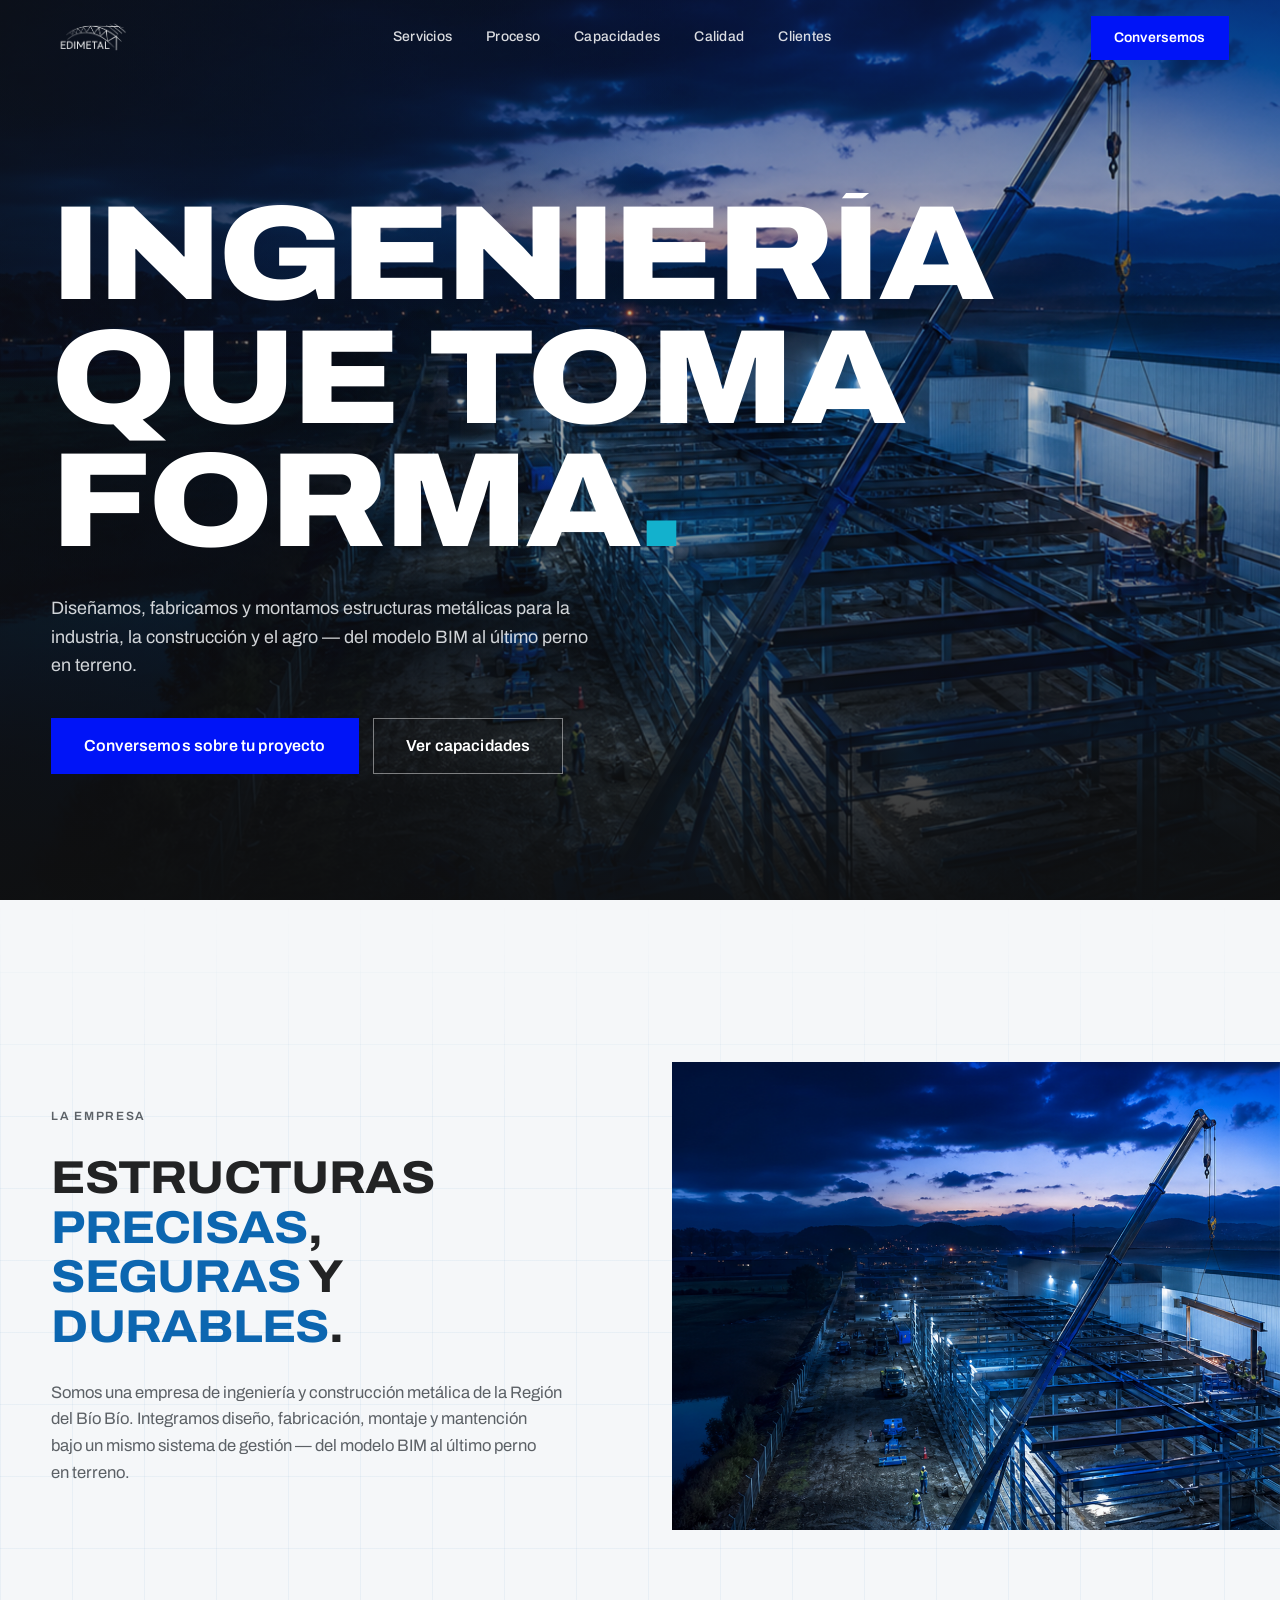
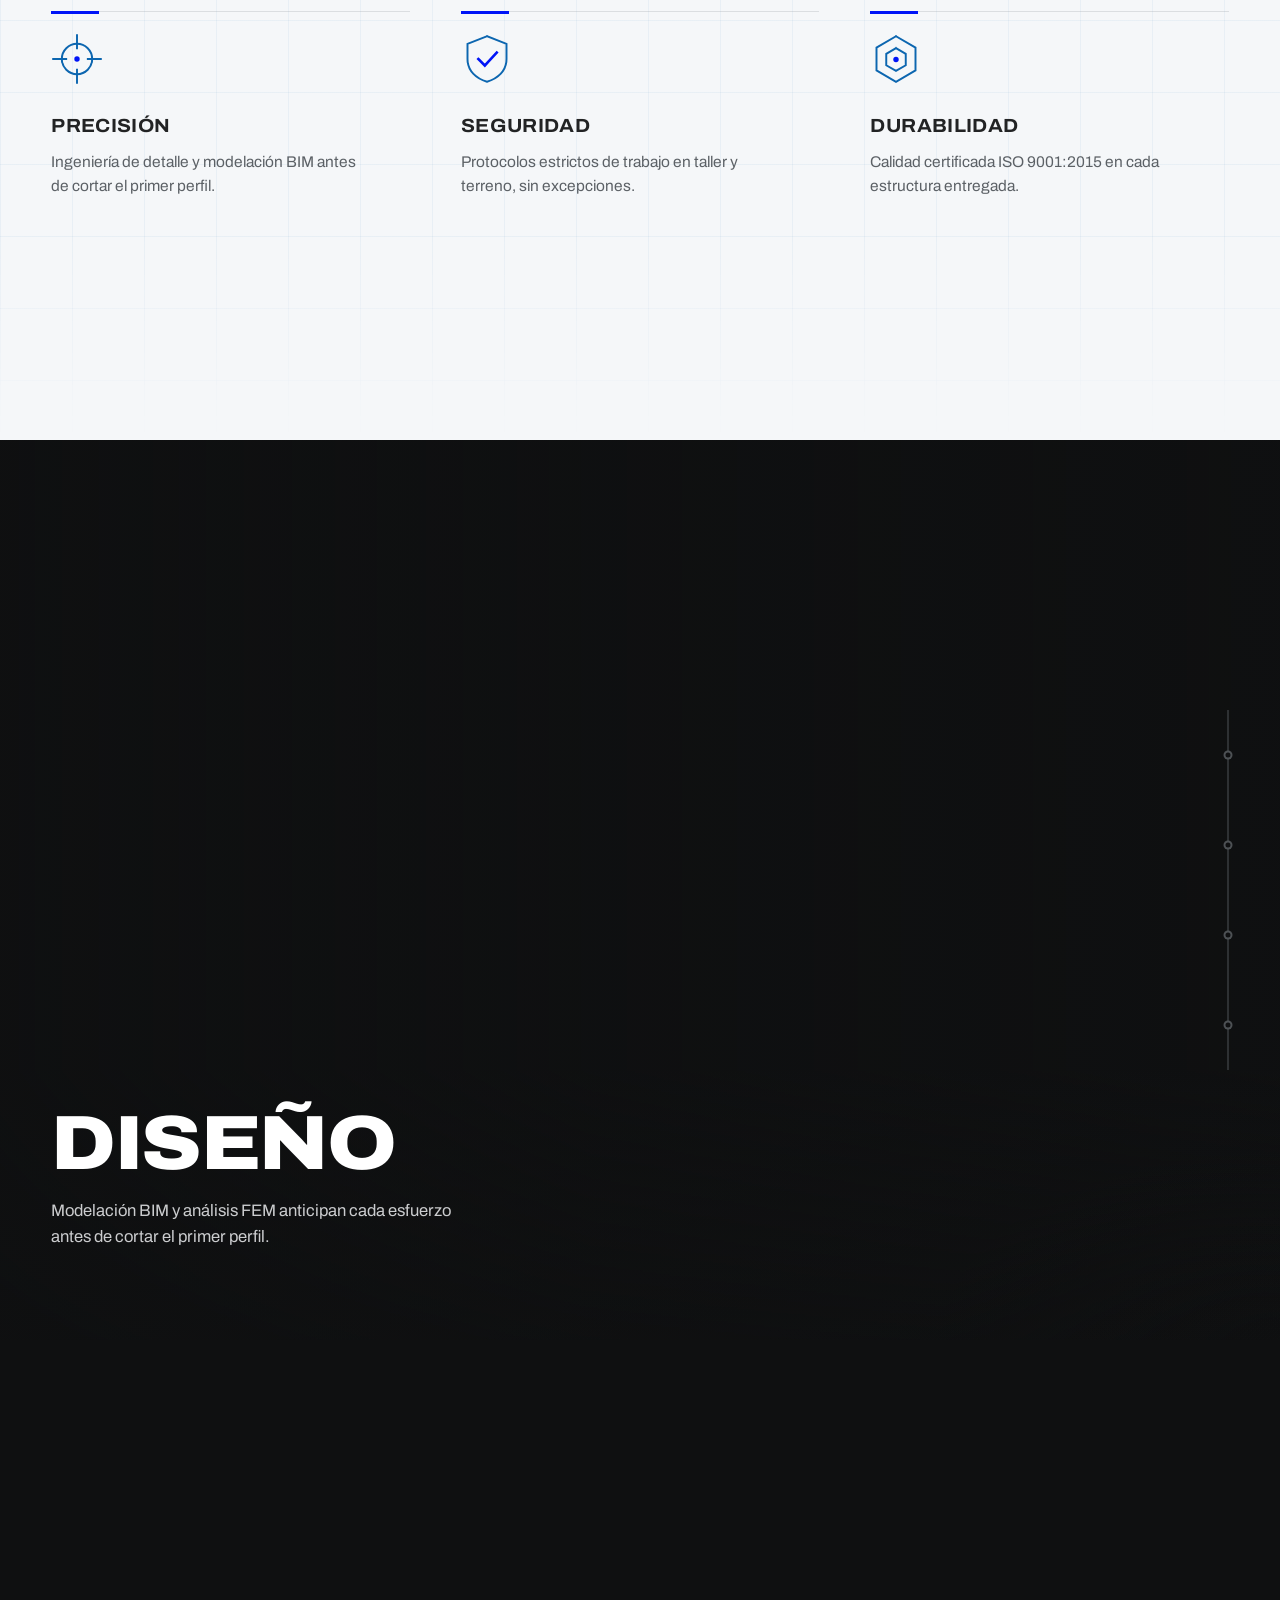
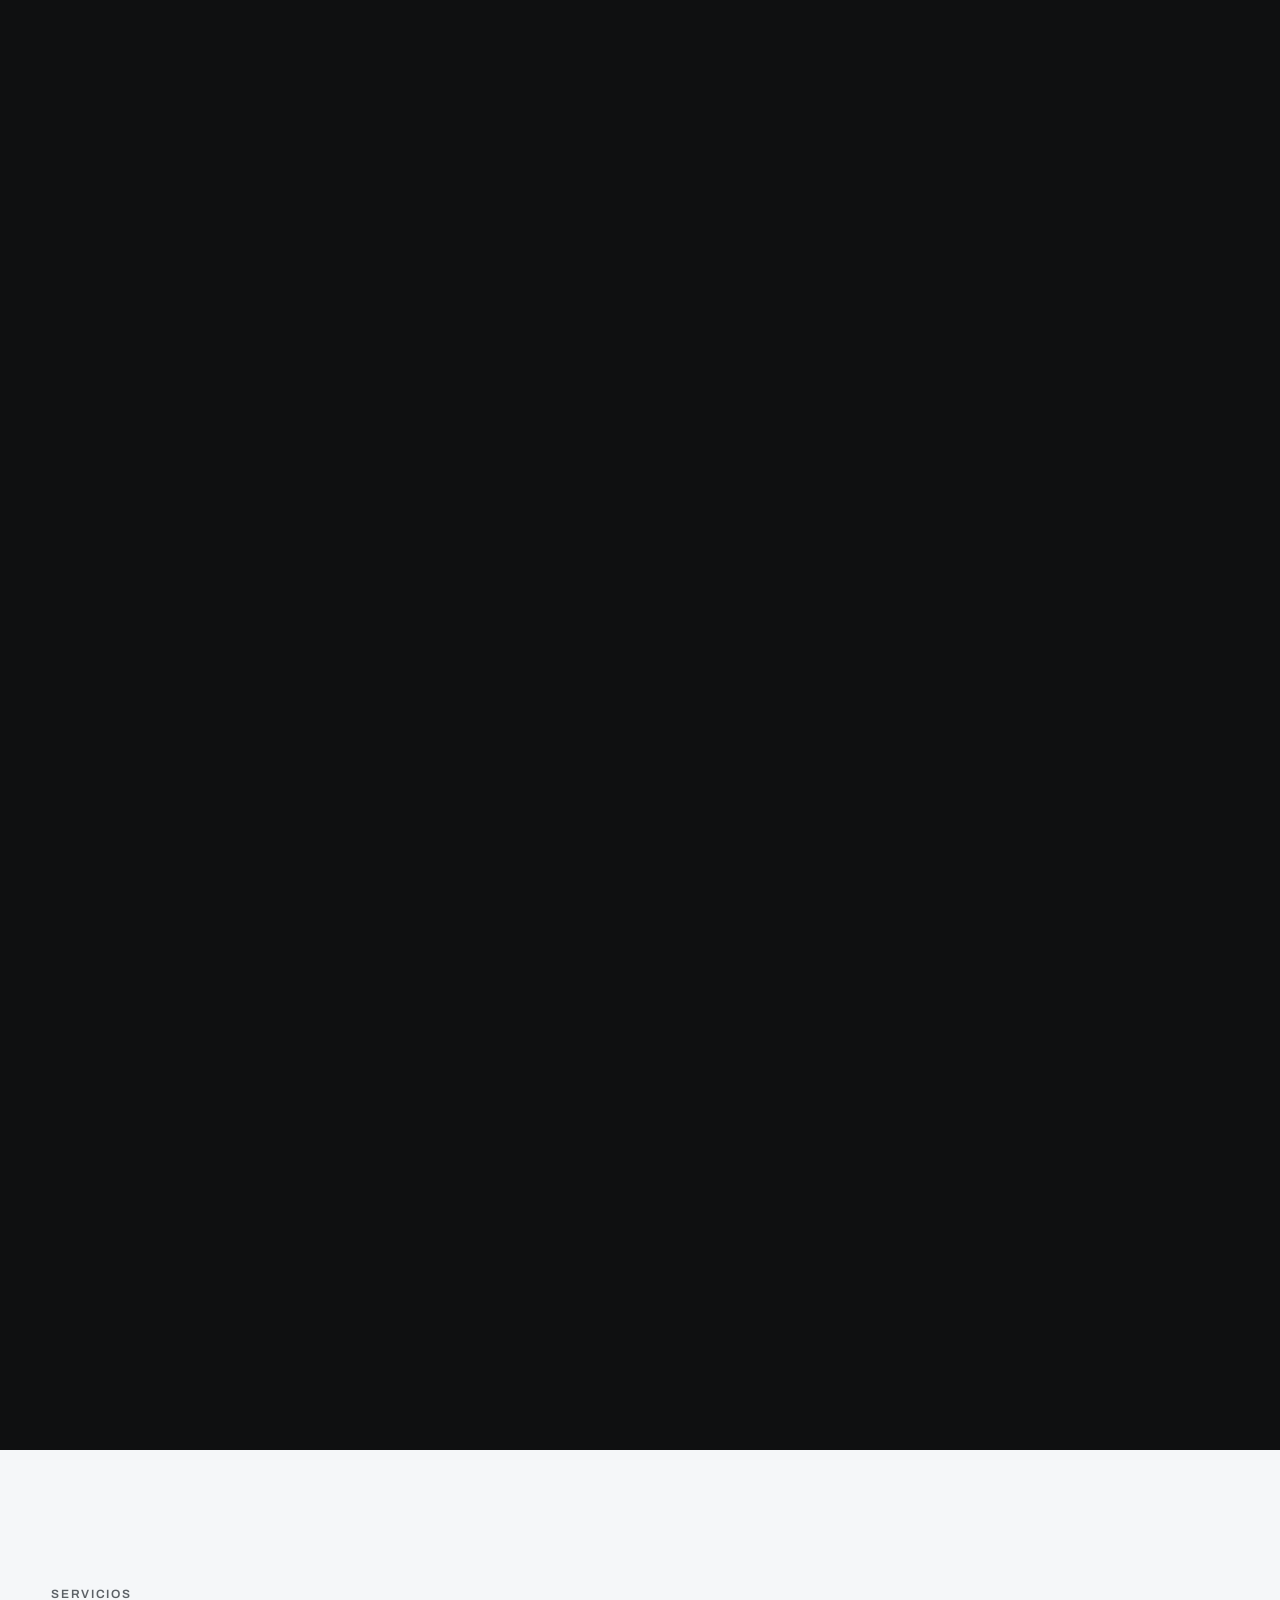
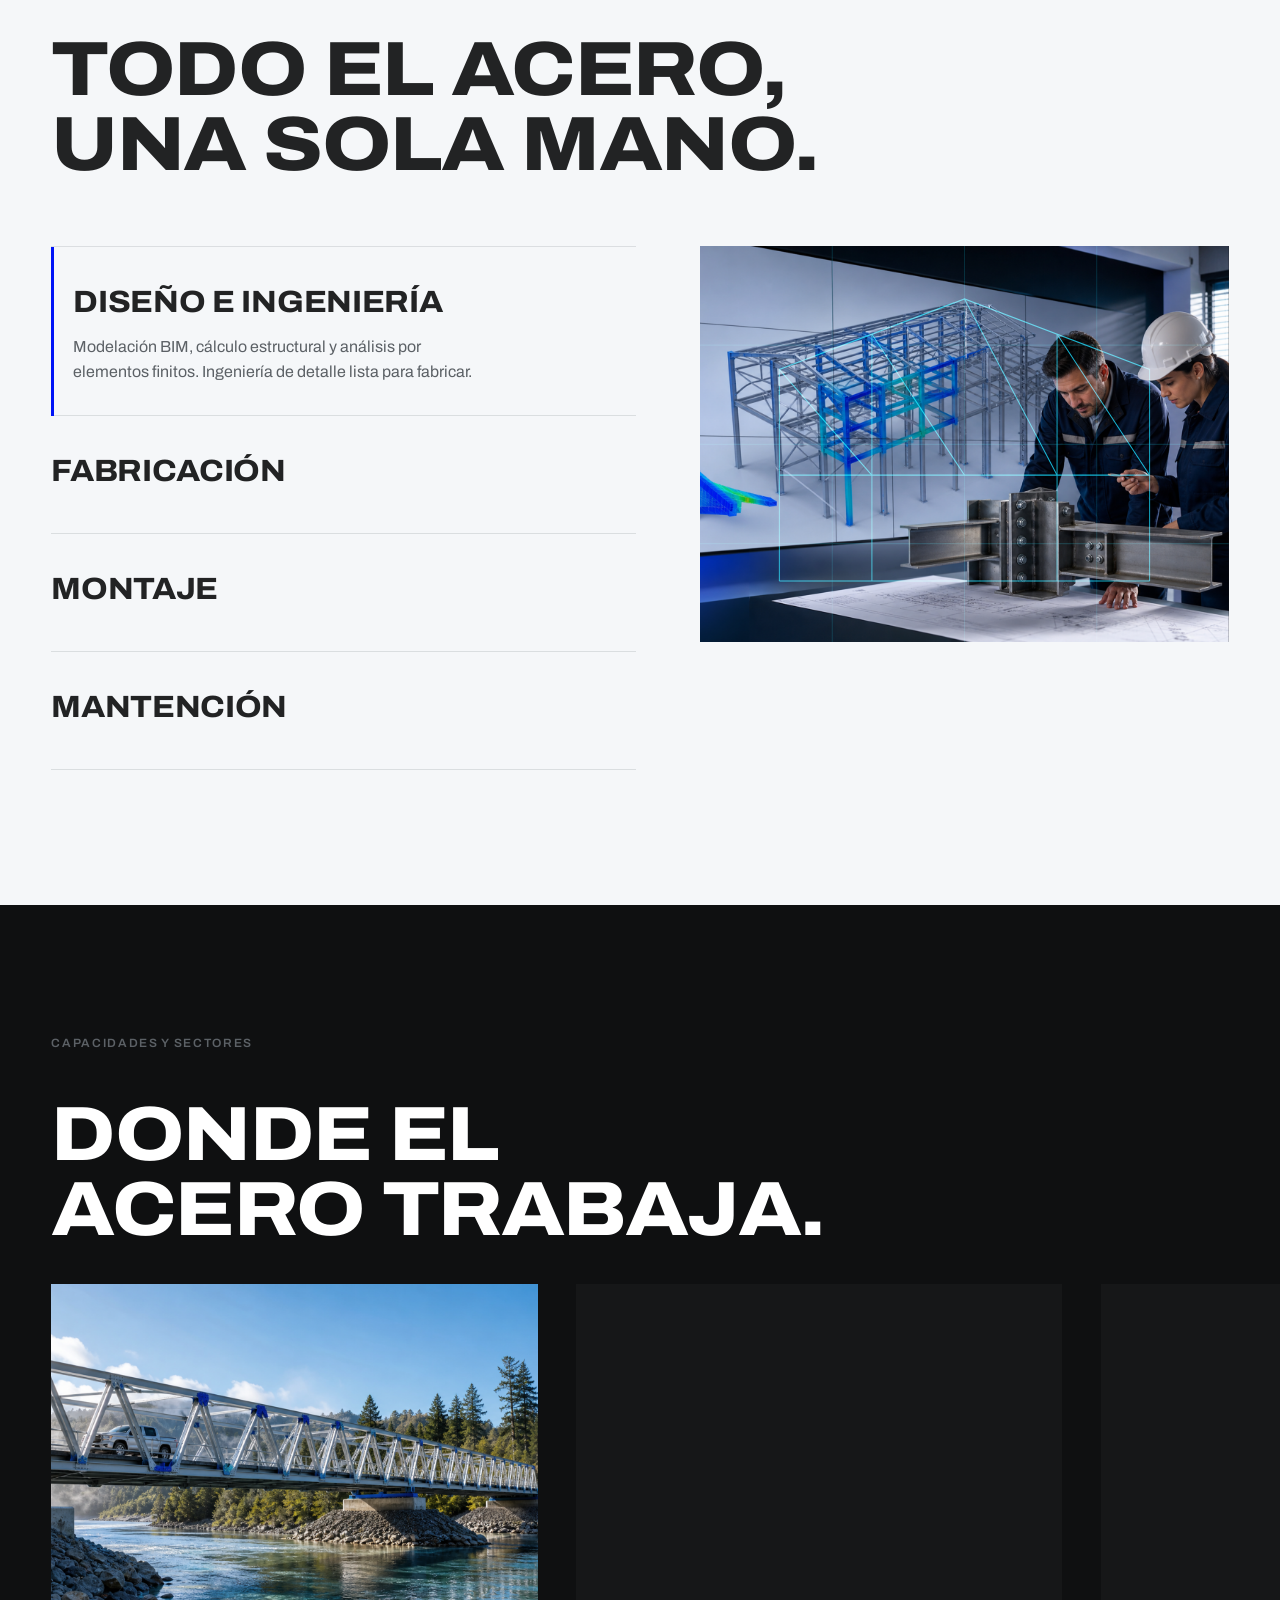
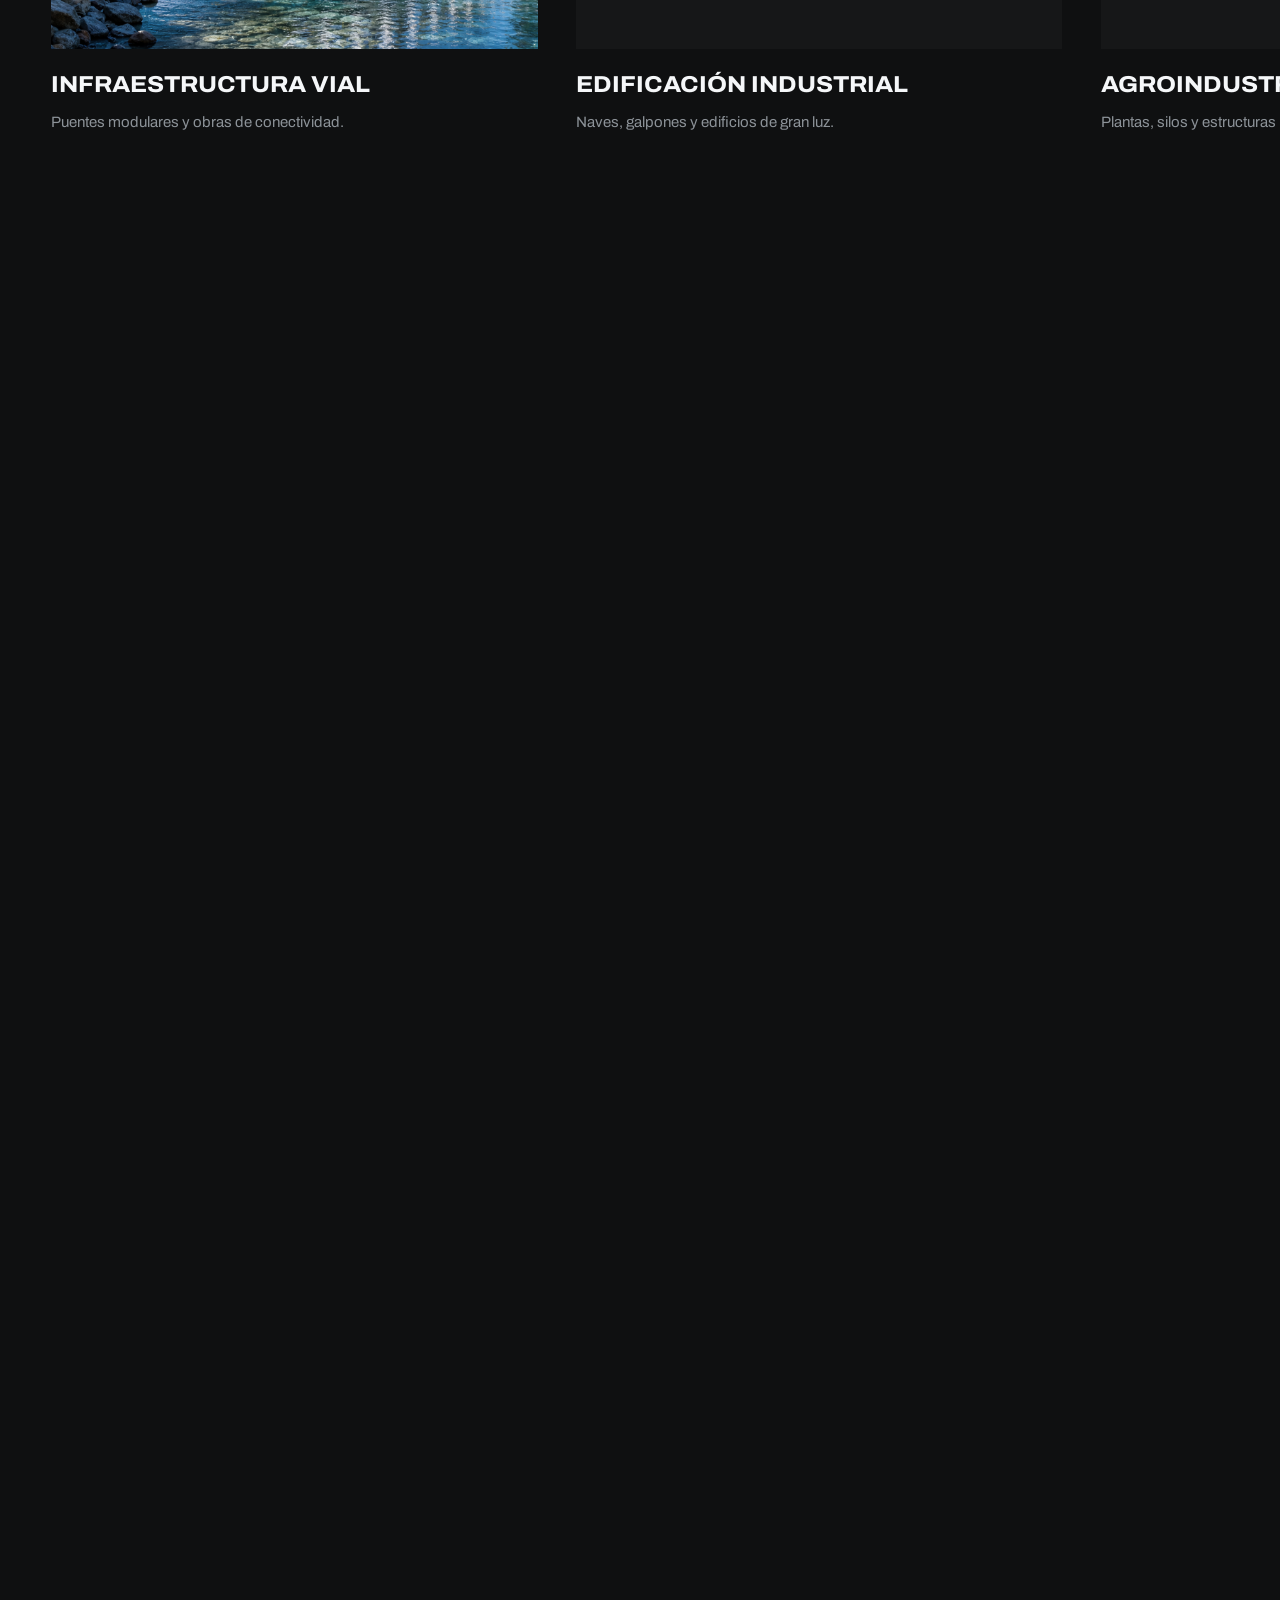
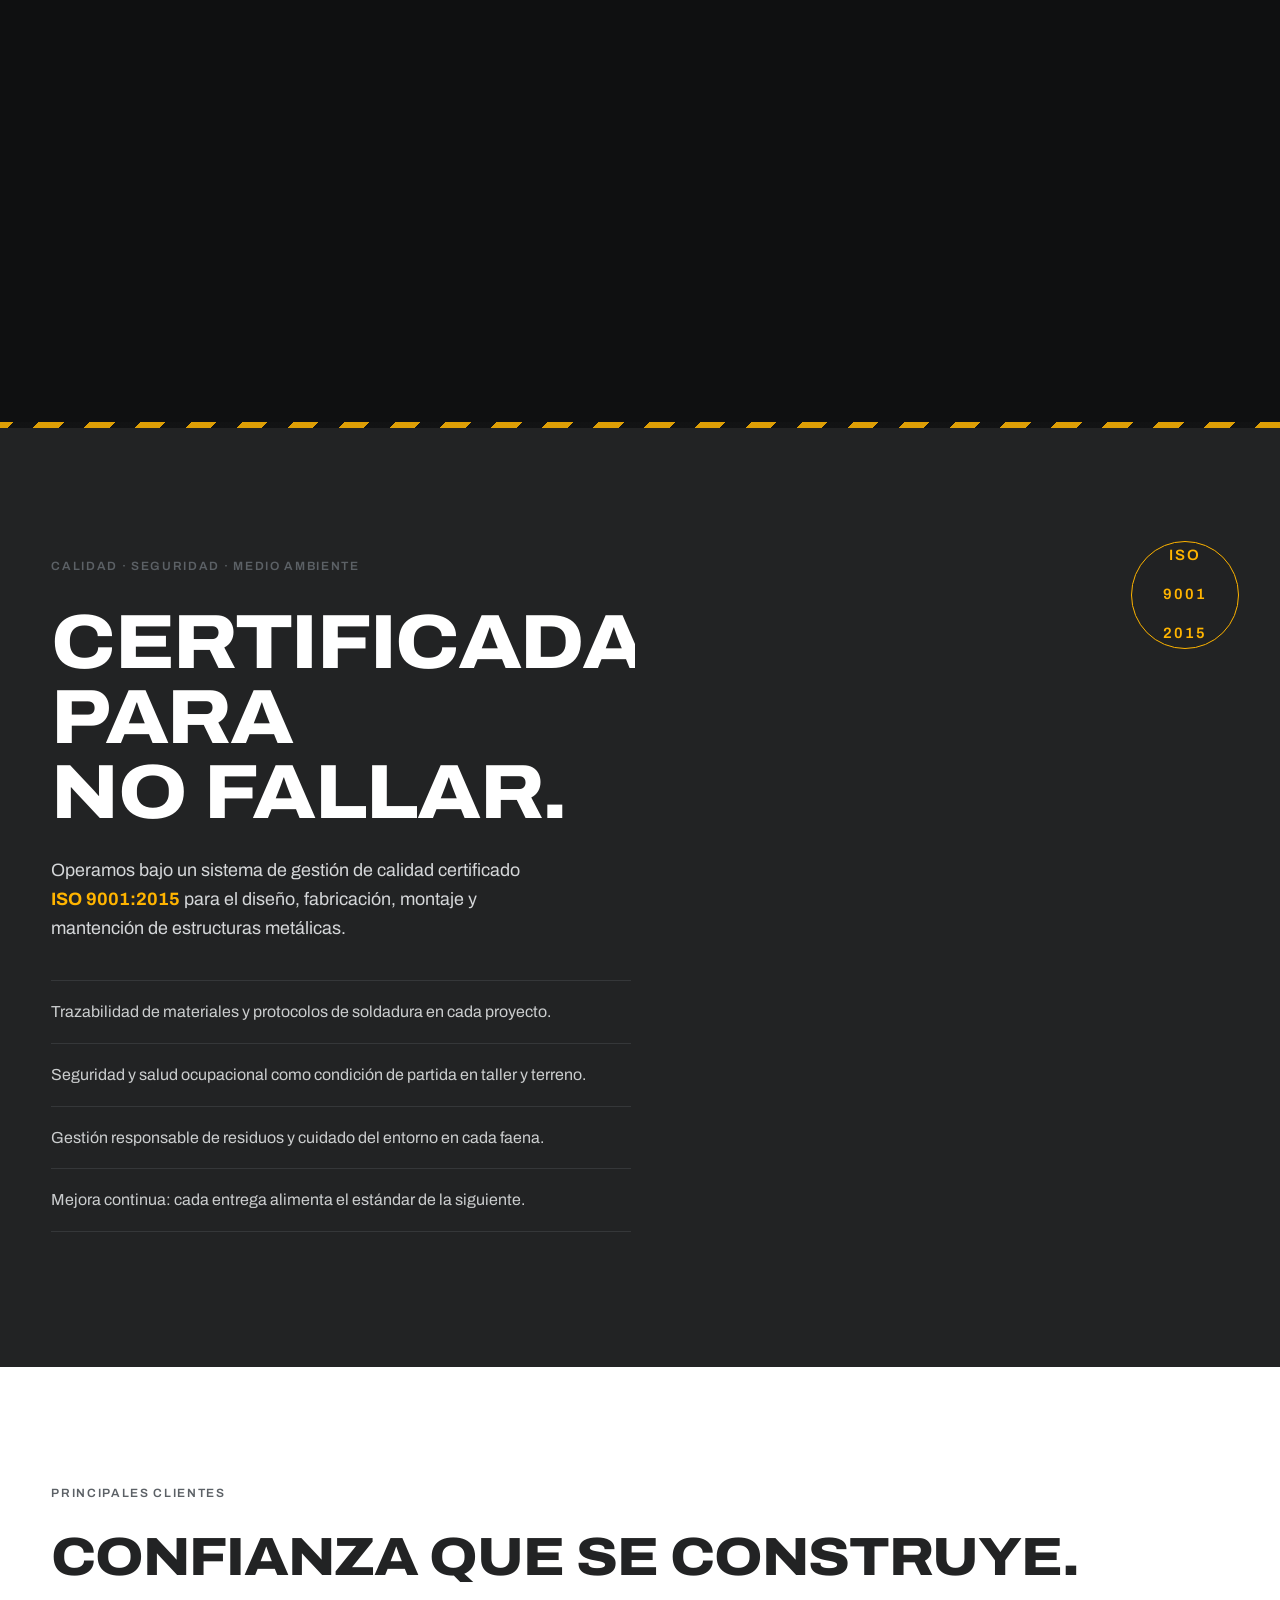
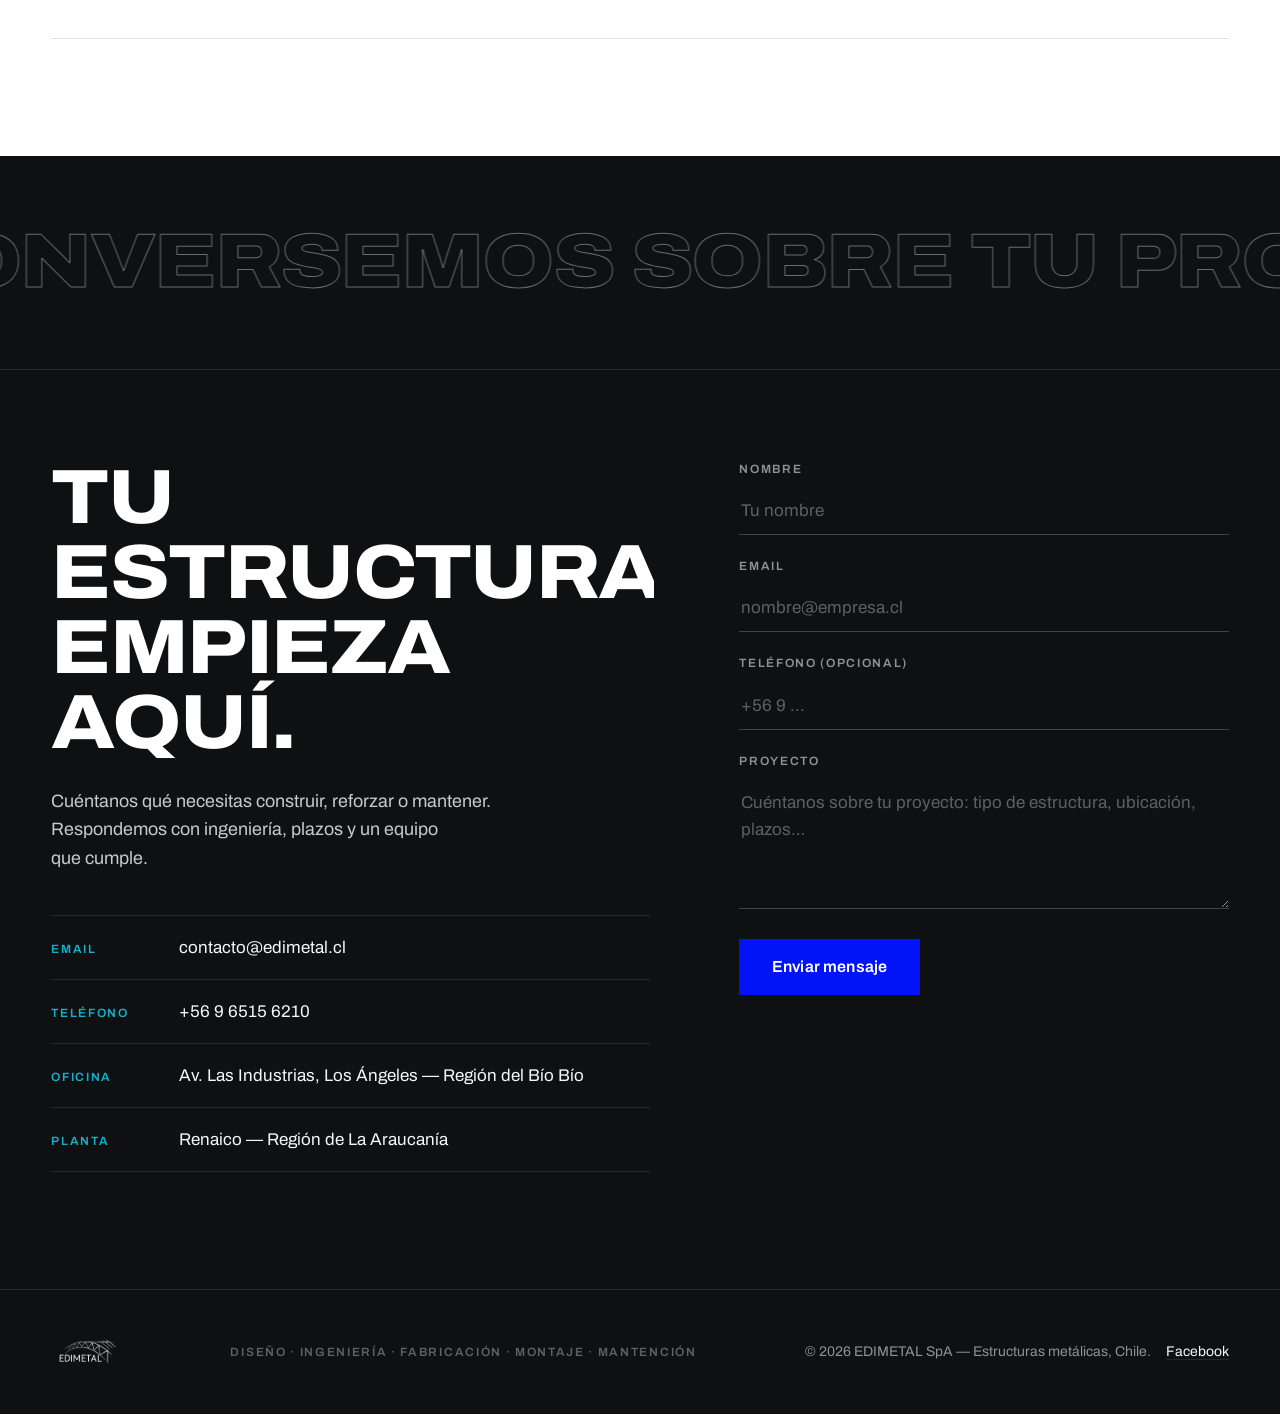
<file: index.html>
<!DOCTYPE html>
<html lang="es">
<head>
<meta charset="UTF-8"></meta>
<meta name="viewport" content="width=device-width, initial-scale=1.0"></meta>
<title>EDIMETAL — Ingeniería que toma forma</title>
<meta name="description" content="Diseño, ingeniería, fabricación, montaje y mantención de estructuras metálicas. Bío Bío, Chile. ISO 9001:2015."></meta>
<link rel="preconnect" href="https://fonts.googleapis.com"></link>
<link rel="preconnect" href="https://fonts.gstatic.com" crossorigin="anonymous"></link>
<link href="https://fonts.googleapis.com/css2?family=Archivo:ital,wght,wdth@0,100..900,62..125;1,100..900,62..125&family=IBM+Plex+Mono:wght@400;500&display=swap" rel="stylesheet"></link>
<link rel="stylesheet" href="assets/edimetal.css"></link>
<link rel="stylesheet" href="assets/edimetal-sections.css"></link>
</head>
<body>

<!-- ============ HEADER ============ -->
<header class="site-header" id="siteHeader" data-screen-label="Header">
  <div class="header-inner">
    <a class="brand" href="#inicio" data-anchor="#inicio" aria-label="EDIMETAL — Inicio">
      <img class="brand-img brand-img-light" src="assets/logo-edimetal-white.png" alt="EDIMETAL"></img>
      <img class="brand-img brand-img-color" src="assets/logo-edimetal.png" alt="" aria-hidden="true"></img>
    </a>
    <nav class="main-nav" aria-label="Navegación principal">
      <a href="#servicios" data-anchor="#servicios">Servicios</a>
      <a href="#proceso" data-anchor="#proceso">Proceso</a>
      <a href="#capacidades" data-anchor="#capacidades">Capacidades</a>
      <a href="#calidad" data-anchor="#calidad">Calidad</a>
      <a href="#clientes" data-anchor="#clientes">Clientes</a>
    </nav>
    <div class="header-right">
      <a class="btn btn-header magnetic" href="#contacto" data-anchor="#contacto"><span>Conversemos</span></a>
      <button class="nav-toggle" id="navToggle" aria-label="Abrir menú" aria-expanded="false">
        <span></span><span></span>
      </button>
    </div>
  </div>
</header>

<!-- Mobile overlay menu -->
<div class="mobile-menu" id="mobileMenu" aria-hidden="true">
  <nav class="mobile-nav" aria-label="Menú móvil">
    <a href="#servicios" data-anchor="#servicios">Servicios</a>
    <a href="#proceso" data-anchor="#proceso">Proceso</a>
    <a href="#capacidades" data-anchor="#capacidades">Capacidades</a>
    <a href="#calidad" data-anchor="#calidad">Calidad</a>
    <a href="#clientes" data-anchor="#clientes">Clientes</a>
    <a href="#contacto" data-anchor="#contacto">Contacto</a>
  </nav>
  <div class="mobile-menu-foot">
    <p class="mono">contacto@edimetal.cl</p>
    <p class="mono">Los Ángeles · Renaico — Chile</p>
  </div>
</div>

<main>

<!-- ============ HERO ============ -->
<section class="hero" id="inicio" data-screen-label="Hero">
  <div class="hero-sticky">
    <div class="hero-media" id="heroMedia">
      <video id="heroVideo" autoplay muted loop playsinline preload="auto" poster="uploads/01-hero-montaje-industrial-4k.png">
        <source src="uploads/Industrial_image_with_subtle_mov..._202606101625.mp4" type="video/mp4"></source>
      </video>
      <div class="hero-overlay"></div>
      <!-- technical frame, revealed on scroll -->
      <div class="hero-frame" aria-hidden="true">
        <span class="hf-corner tl"></span><span class="hf-corner tr"></span>
        <span class="hf-corner bl"></span><span class="hf-corner br"></span>
        <span class="hf-tick hf-tick-top"></span>
        <span class="hf-tick hf-tick-bottom"></span>
        <span class="hf-label hf-label-tl mono">FIG. 01 — MONTAJE NOCTURNO</span>
        <span class="hf-label hf-label-br mono">37.4693° S / 72.3537° O</span>
      </div>
    </div>

    <div class="hero-content" id="heroContent">
      <h1 class="hero-title" aria-label="Ingeniería que toma forma">
        <span class="ht-line"><span class="ht-word">Ingeniería</span></span>
        <span class="ht-line"><span class="ht-word">que toma</span></span>
        <span class="ht-line"><span class="ht-word ht-outline">forma<i class="ht-dot">.</i></span></span>
      </h1>
      <p class="hero-sub" data-reveal>
        Diseñamos, fabricamos y montamos estructuras metálicas para la industria,
        la construcción y el agro — del modelo BIM al último perno en terreno.
      </p>
      <div class="hero-ctas" data-reveal>
        <a class="btn btn-primary magnetic" href="#contacto" data-anchor="#contacto"><span>Conversemos sobre tu proyecto</span></a>
        <a class="btn btn-ghost magnetic" href="#capacidades" data-anchor="#capacidades"><span>Ver capacidades</span></a>
      </div>
    </div>

    <div class="hero-hud mono" aria-hidden="true" style="display:none"></div>
  </div>
</section>

<!-- ============ MANIFIESTO ============ -->
<section class="manifiesto" id="manifiesto" data-screen-label="Manifiesto">
  <div class="wrap manifiesto-grid">
    <div class="man-copy">
      <p class="eyebrow mono" data-reveal>La empresa</p>
      <h2 class="man-title" data-split>Estructuras <em>precisas</em>,<br></br><em>seguras</em> y <em>durables</em>.</h2>
      <p class="man-lead" data-reveal>
        Somos una empresa de ingeniería y construcción metálica de la Región del Bío Bío.
        Integramos diseño, fabricación, montaje y mantención bajo un mismo sistema de
        gestión — del modelo BIM al último perno en terreno.
      </p>
    </div>
    <figure class="man-photo" data-reveal>
      <img src="uploads/01-hero-montaje-industrial-4k.png" alt="Izaje de viga principal en montaje nocturno" loading="lazy" decoding="async" data-prlx="-44"></img>
    </figure>
  </div>
  <div class="wrap man-pillars">
    <div class="pillar" data-reveal>
      <svg class="pillar-icon" viewBox="0 0 48 48" fill="none" aria-hidden="true">
        <circle class="pi-draw" cx="24" cy="24" r="14"></circle>
        <line class="pi-draw" x1="24" y1="2" x2="24" y2="14"></line>
        <line class="pi-draw" x1="24" y1="34" x2="24" y2="46"></line>
        <line class="pi-draw" x1="2" y1="24" x2="14" y2="24"></line>
        <line class="pi-draw" x1="34" y1="24" x2="46" y2="24"></line>
        <circle class="pi-dot" cx="24" cy="24" r="2.5"></circle>
      </svg>
      <h3>Precisión</h3>
      <p>Ingeniería de detalle y modelación BIM antes de cortar el primer perfil.</p>
    </div>
    <div class="pillar" data-reveal>
      <svg class="pillar-icon" viewBox="0 0 48 48" fill="none" aria-hidden="true">
        <path class="pi-draw" d="M24 3 L42 10 V24 C42 35 34 42 24 45 C14 42 6 35 6 24 V10 Z"></path>
        <path class="pi-draw pi-check" d="M16 24 L22 30 L33 18"></path>
      </svg>
      <h3>Seguridad</h3>
      <p>Protocolos estrictos de trabajo en taller y terreno, sin excepciones.</p>
    </div>
    <div class="pillar" data-reveal>
      <svg class="pillar-icon" viewBox="0 0 48 48" fill="none" aria-hidden="true">
        <path class="pi-draw" d="M24 3 L42 13.5 V34.5 L24 45 L6 34.5 V13.5 Z"></path>
        <path class="pi-draw" d="M24 14 L33 19.25 V29.75 L24 35 L15 29.75 V19.25 Z"></path>
        <circle class="pi-dot" cx="24" cy="24.5" r="2.5"></circle>
      </svg>
      <h3>Durabilidad</h3>
      <p>Calidad certificada ISO 9001:2015 en cada estructura entregada.</p>
    </div>
  </div>
  <!-- structural truss that draws itself -->
  <div class="truss-wrap" aria-hidden="true">
    <svg class="truss" id="trussSvg" viewBox="0 0 1440 190" preserveAspectRatio="xMidYMax meet" fill="none">
      <path id="trussPath" class="truss-line" d="M0 170 H1440 M0 60 H1440 M0 60 L0 170 M120 60 L120 170 M0 170 L120 60 M120 170 L240 60 M240 60 V170 M240 170 L360 60 M360 60 V170 M360 170 L480 60 M480 60 V170 M480 170 L600 60 M600 60 V170 M600 170 L720 60 M720 60 V170 M720 170 L840 60 M840 60 V170 M840 170 L960 60 M960 60 V170 M960 170 L1080 60 M1080 60 V170 M1080 170 L1200 60 M1200 60 V170 M1200 170 L1320 60 M1320 60 V170 M1320 170 L1440 60 M1440 60 V170"></path>
      <g class="truss-nodes" id="trussNodes">
        <circle cx="120" cy="60" r="4"></circle><circle cx="240" cy="170" r="4"></circle>
        <circle cx="360" cy="60" r="4"></circle><circle cx="480" cy="170" r="4"></circle>
        <circle cx="600" cy="60" r="4"></circle><circle cx="720" cy="170" r="4"></circle>
        <circle cx="840" cy="60" r="4"></circle><circle cx="960" cy="170" r="4"></circle>
        <circle cx="1080" cy="60" r="4"></circle><circle cx="1200" cy="170" r="4"></circle>
        <circle cx="1320" cy="60" r="4"></circle>
      </g>
    </svg>
  </div>
</section>

<!-- ============ SCROLLYTELLING ============ -->
<section class="scrolly" id="proceso" data-screen-label="Proceso scrollytelling">
  <div class="scrolly-sticky" id="scrollySticky">
    <video id="scrollyVideo" muted playsinline preload="auto">
      <source src="uploads/Factory_assembly_with_welding_202606101603.mp4" type="video/mp4"></source>
    </video>
    <div class="scrolly-shade"></div>

    <div class="scrolly-ui">
      <div class="scrolly-chapters" id="scrollyChapters">
        <article class="chapter" data-chapter="0">
          <h3 class="ch-title">Diseño</h3>
          <p class="ch-text">Modelación BIM y análisis FEM anticipan cada esfuerzo antes de cortar el primer perfil.</p>
        </article>
        <article class="chapter" data-chapter="1">
          <h3 class="ch-title">Fabricación</h3>
          <p class="ch-text">Taller propio y soldadores calificados convierten los planos de detalle en piezas exactas.</p>
        </article>
        <article class="chapter" data-chapter="2">
          <h3 class="ch-title">Control de calidad</h3>
          <p class="ch-text">Cada unión se inspecciona y se libera bajo el sistema de gestión certificado ISO 9001:2015.</p>
        </article>
        <article class="chapter" data-chapter="3">
          <h3 class="ch-title">Montaje</h3>
          <p class="ch-text">Maniobras planificadas y equipos de terreno llevan la estructura a su posición definitiva.</p>
        </article>
      </div>
      <div class="scrolly-progress" aria-hidden="true">
        <span class="sp-step" data-step="0"></span>
        <span class="sp-step" data-step="1"></span>
        <span class="sp-step" data-step="2"></span>
        <span class="sp-step" data-step="3"></span>
        <span class="sp-fill" id="spFill"></span>
      </div>
    </div>
  </div>
</section>

<!-- ============ SERVICIOS ============ -->
<section class="servicios" id="servicios" data-screen-label="Servicios">
  <div class="wrap">
    <header class="sec-head">
      <p class="eyebrow mono" data-reveal>Servicios</p>
      <h2 class="sec-title" data-split>Todo el acero,<br></br>una sola mano.</h2>
    </header>

    <div class="serv-layout">
      <div class="serv-list" id="servList" role="list">
        <article class="serv-item is-active" data-serv="0" role="listitem" tabindex="0">
          <div class="si-body">
            <h3 class="si-title">Diseño e ingeniería</h3>
            <p class="si-text">Modelación BIM, cálculo estructural y análisis por elementos finitos. Ingeniería de detalle lista para fabricar.</p>
          </div>
        </article>
        <article class="serv-item" data-serv="1" role="listitem" tabindex="0">
          <div class="si-body">
            <h3 class="si-title">Fabricación</h3>
            <p class="si-text">Estructuras pesadas y livianas, cubiertas, escaleras, plataformas y productos especiales en taller propio.</p>
          </div>
        </article>
        <article class="serv-item" data-serv="2" role="listitem" tabindex="0">
          <div class="si-body">
            <h3 class="si-title">Montaje</h3>
            <p class="si-text">Montaje industrial con planificación de maniobras, supervisión permanente y protocolos de seguridad en terreno.</p>
          </div>
        </article>
        <article class="serv-item" data-serv="3" role="listitem" tabindex="0">
          <div class="si-body">
            <h3 class="si-title">Mantención</h3>
            <p class="si-text">Mantención de estructuras e instalaciones industriales para asegurar la continuidad operativa de tu planta.</p>
          </div>
        </article>
      </div>

      <div class="serv-visual" id="servVisual" aria-hidden="true">
        <figure class="sv-img is-active" data-serv="0">
          <img src="uploads/03-diseno-ingenieria-bim-4k.png" alt="" loading="lazy" decoding="async"></img>
          <svg class="sv-bim" viewBox="0 0 800 450" preserveAspectRatio="none" fill="none" aria-hidden="true">
            <g class="bim-grid">
              <path d="M0 112.5 H800 M0 225 H800 M0 337.5 H800 M200 0 V450 M400 0 V450 M600 0 V450"></path>
            </g>
            <g class="bim-lines">
              <path d="M120 380 L120 140 L400 60 L680 140 L680 380"></path>
              <path d="M120 260 H680 M120 380 H680 M260 380 V100 M540 380 V100"></path>
              <path d="M120 140 L260 260 M260 100 L400 260 M400 60 L540 260 M540 100 L680 260"></path>
            </g>
          </svg>
        </figure>
        <figure class="sv-img" data-serv="1">
          <img src="uploads/04-fabricacion-soldadura-4k.png" alt="" loading="lazy" decoding="async"></img>
        </figure>
        <figure class="sv-img" data-serv="2">
          <img src="uploads/06-montaje-estructural-4k.png" alt="" loading="lazy" decoding="async"></img>
        </figure>
        <figure class="sv-img" data-serv="3">
          <img src="uploads/14-capacidad-taller-4k.png" alt="" loading="lazy" decoding="async"></img>
        </figure>
        <span class="sv-caption mono" id="svCaption" style="display:none"></span>
      </div>
    </div>
  </div>
</section>

<!-- ============ SHOWCASE HORIZONTAL ============ -->
<section class="showcase" id="capacidades" data-screen-label="Capacidades showcase">
  <div class="showcase-sticky">
    <header class="showcase-head">
      <p class="eyebrow mono" data-reveal>Capacidades y sectores</p>
      <h2 class="sec-title" data-split>Donde el acero trabaja.</h2>
    </header>
    <div class="showcase-track" id="showcaseTrack">
      <figure class="sc-card">
        <div class="sc-media"><img src="uploads/02-puente-modular-4k.png" alt="Puente modular metálico sobre río" loading="lazy" decoding="async"></img></div>
        <figcaption>
          <h3>Infraestructura vial</h3>
          <p>Puentes modulares y obras de conectividad.</p>
        </figcaption>
      </figure>
      <figure class="sc-card">
        <div class="sc-media"><img src="uploads/07-nave-industrial-4k.png" alt="Nave industrial con estructura metálica" loading="lazy" decoding="async"></img></div>
        <figcaption>
          <h3>Edificación industrial</h3>
          <p>Naves, galpones y edificios de gran luz.</p>
        </figcaption>
      </figure>
      <figure class="sc-card">
        <div class="sc-media"><img src="uploads/08-proyecto-agricola-4k.png" alt="Planta agroindustrial con silos" loading="lazy" decoding="async"></img></div>
        <figcaption>
          <h3>Agroindustria</h3>
          <p>Plantas, silos y estructuras para el agro.</p>
        </figcaption>
      </figure>
      <figure class="sc-card">
        <div class="sc-media"><img src="uploads/13-proyecto-industrial-proceso-4k.png" alt="Estructuras de planta de procesos" loading="lazy" decoding="async"></img></div>
        <figcaption>
          <h3>Procesos industriales</h3>
          <p>Estructuras de planta y soportes de equipos.</p>
        </figcaption>
      </figure>
      <figure class="sc-card">
        <div class="sc-media"><img src="uploads/09-productos-especiales-4k.png" alt="Productos especiales de acero fabricados a medida" loading="lazy" decoding="async"></img></div>
        <figcaption>
          <h3>Productos especiales</h3>
          <p>Fabricaciones a medida según tu especificación.</p>
        </figcaption>
      </figure>
      <div class="sc-end">
        <a class="btn btn-ghost-dark magnetic" href="#contacto" data-anchor="#contacto"><span>Conversemos</span></a>
      </div>
    </div>
  </div>
</section>

<!-- ============ CALIDAD ============ -->
<section class="calidad" id="calidad" data-screen-label="Calidad e ISO">
  <div class="hazard-line" aria-hidden="true"></div>
  <div class="wrap calidad-grid">
    <div class="cal-copy">
      <p class="eyebrow mono" data-reveal>Calidad · Seguridad · Medio ambiente</p>
      <h2 class="sec-title" data-split>Certificada para<br></br>no fallar.</h2>
      <p class="cal-lead" data-reveal>
        Operamos bajo un sistema de gestión de calidad certificado
        <strong>ISO 9001:2015</strong> para el diseño, fabricación, montaje y
        mantención de estructuras metálicas.
      </p>
      <ul class="cal-list">
        <li data-reveal>Trazabilidad de materiales y protocolos de soldadura en cada proyecto.</li>
        <li data-reveal>Seguridad y salud ocupacional como condición de partida en taller y terreno.</li>
        <li data-reveal>Gestión responsable de residuos y cuidado del entorno en cada faena.</li>
        <li data-reveal>Mejora continua: cada entrega alimenta el estándar de la siguiente.</li>
      </ul>
    </div>
    <figure class="cal-figure" data-reveal>
      <img src="uploads/05-control-calidad-4k.png" alt="Inspección de calidad de soldadura en taller" loading="lazy" decoding="async"></img>
      <span class="iso-stamp mono" aria-hidden="true">ISO<br></br>9001<br></br>2015</span>
    </figure>
  </div>
</section>

<!-- ============ CLIENTES ============ -->
<section class="clientes" id="clientes" data-screen-label="Clientes">
  <div class="wrap">
    <p class="eyebrow mono" data-reveal>Principales clientes</p>
    <h2 class="sec-title sec-title-sm" data-split>Confianza que se construye.</h2>
    <div class="client-grid" id="clientGrid" data-reveal>
      <!-- logos del sitio actual; se ocultan si no cargan -->
    </div>
  </div>
</section>

<!-- ============ CTA / CONTACTO ============ -->
<section class="contacto" id="contacto" data-screen-label="Contacto">
  <div class="cta-marquee" aria-hidden="true">
    <div class="ctam-track" id="ctamTrack">
      <span>Conversemos sobre tu proyecto&nbsp;—&nbsp;</span><span>Conversemos sobre tu proyecto&nbsp;—&nbsp;</span>
      <span>Conversemos sobre tu proyecto&nbsp;—&nbsp;</span><span>Conversemos sobre tu proyecto&nbsp;—&nbsp;</span>
    </div>
  </div>
  <div class="wrap contacto-grid">
    <div class="con-info">
      <h2 class="sec-title" data-split>Tu estructura<br></br>empieza aquí.</h2>
      <p class="con-lead" data-reveal>Cuéntanos qué necesitas construir, reforzar o mantener. Respondemos con ingeniería, plazos y un equipo que cumple.</p>
      <ul class="con-list">
        <li data-reveal>
          <span class="con-k mono">EMAIL</span>
          <a href="mailto:contacto@edimetal.cl">contacto@edimetal.cl</a>
        </li>
        <li data-reveal>
          <span class="con-k mono">TELÉFONO</span>
          <a href="tel:+56965156210">+56 9 6515 6210</a>
        </li>
        <li data-reveal>
          <span class="con-k mono">OFICINA</span>
          <span>Av. Las Industrias, Los Ángeles — Región del Bío Bío</span>
        </li>
        <li data-reveal>
          <span class="con-k mono">PLANTA</span>
          <span>Renaico — Región de La Araucanía</span>
        </li>
      </ul>
    </div>
    <form class="con-form" id="conForm" data-reveal>
      <div class="ff">
        <label for="fNombre" class="mono">NOMBRE</label>
        <input id="fNombre" name="nombre" type="text" autocomplete="name" required="required" placeholder="Tu nombre"></input>
      </div>
      <div class="ff">
        <label for="fEmail" class="mono">EMAIL</label>
        <input id="fEmail" name="email" type="email" autocomplete="email" required="required" placeholder="nombre@empresa.cl"></input>
      </div>
      <div class="ff">
        <label for="fTel" class="mono">TELÉFONO (OPCIONAL)</label>
        <input id="fTel" name="telefono" type="tel" autocomplete="tel" placeholder="+56 9 ..."></input>
      </div>
      <div class="ff">
        <label for="fMsg" class="mono">PROYECTO</label>
        <textarea id="fMsg" name="mensaje" rows="4" required="required" placeholder="Cuéntanos sobre tu proyecto: tipo de estructura, ubicación, plazos…"></textarea>
      </div>
      <button class="btn btn-primary btn-submit magnetic" type="submit"><span>Enviar mensaje</span></button>
      <p class="ff-note mono" id="ffNote" role="status"></p>
    </form>
  </div>
</section>

</main>

<!-- ============ FOOTER ============ -->
<footer class="site-footer" data-screen-label="Footer">
  <div class="wrap footer-grid">
    <img class="foot-logo" src="assets/logo-edimetal-white.png" alt="EDIMETAL" loading="lazy"></img>
    <p class="foot-line mono">DISEÑO · INGENIERÍA · FABRICACIÓN · MONTAJE · MANTENCIÓN</p>
    <p class="foot-meta">© <span id="footYear">2026</span> EDIMETAL SpA — Estructuras metálicas, Chile.
      <a href="https://www.facebook.com/edimetalspa" target="_blank" rel="noopener">Facebook</a>
    </p>
  </div>
</footer>

<script src="assets/edimetal.js"></script>
</body>
</html>

<style id="__om-edit-overrides">
#calidad .cal-copy span:nth-child(1) >span { width: 628px !important }
#calidad .cal-copy span:nth-child(1) >span { width: 6px !important }
#calidad .cal-copy span:nth-child(1) >span { width: 670px !important }
#calidad .cal-copy span:nth-child(1) >span { width: 67px !important }
</style>
</file>
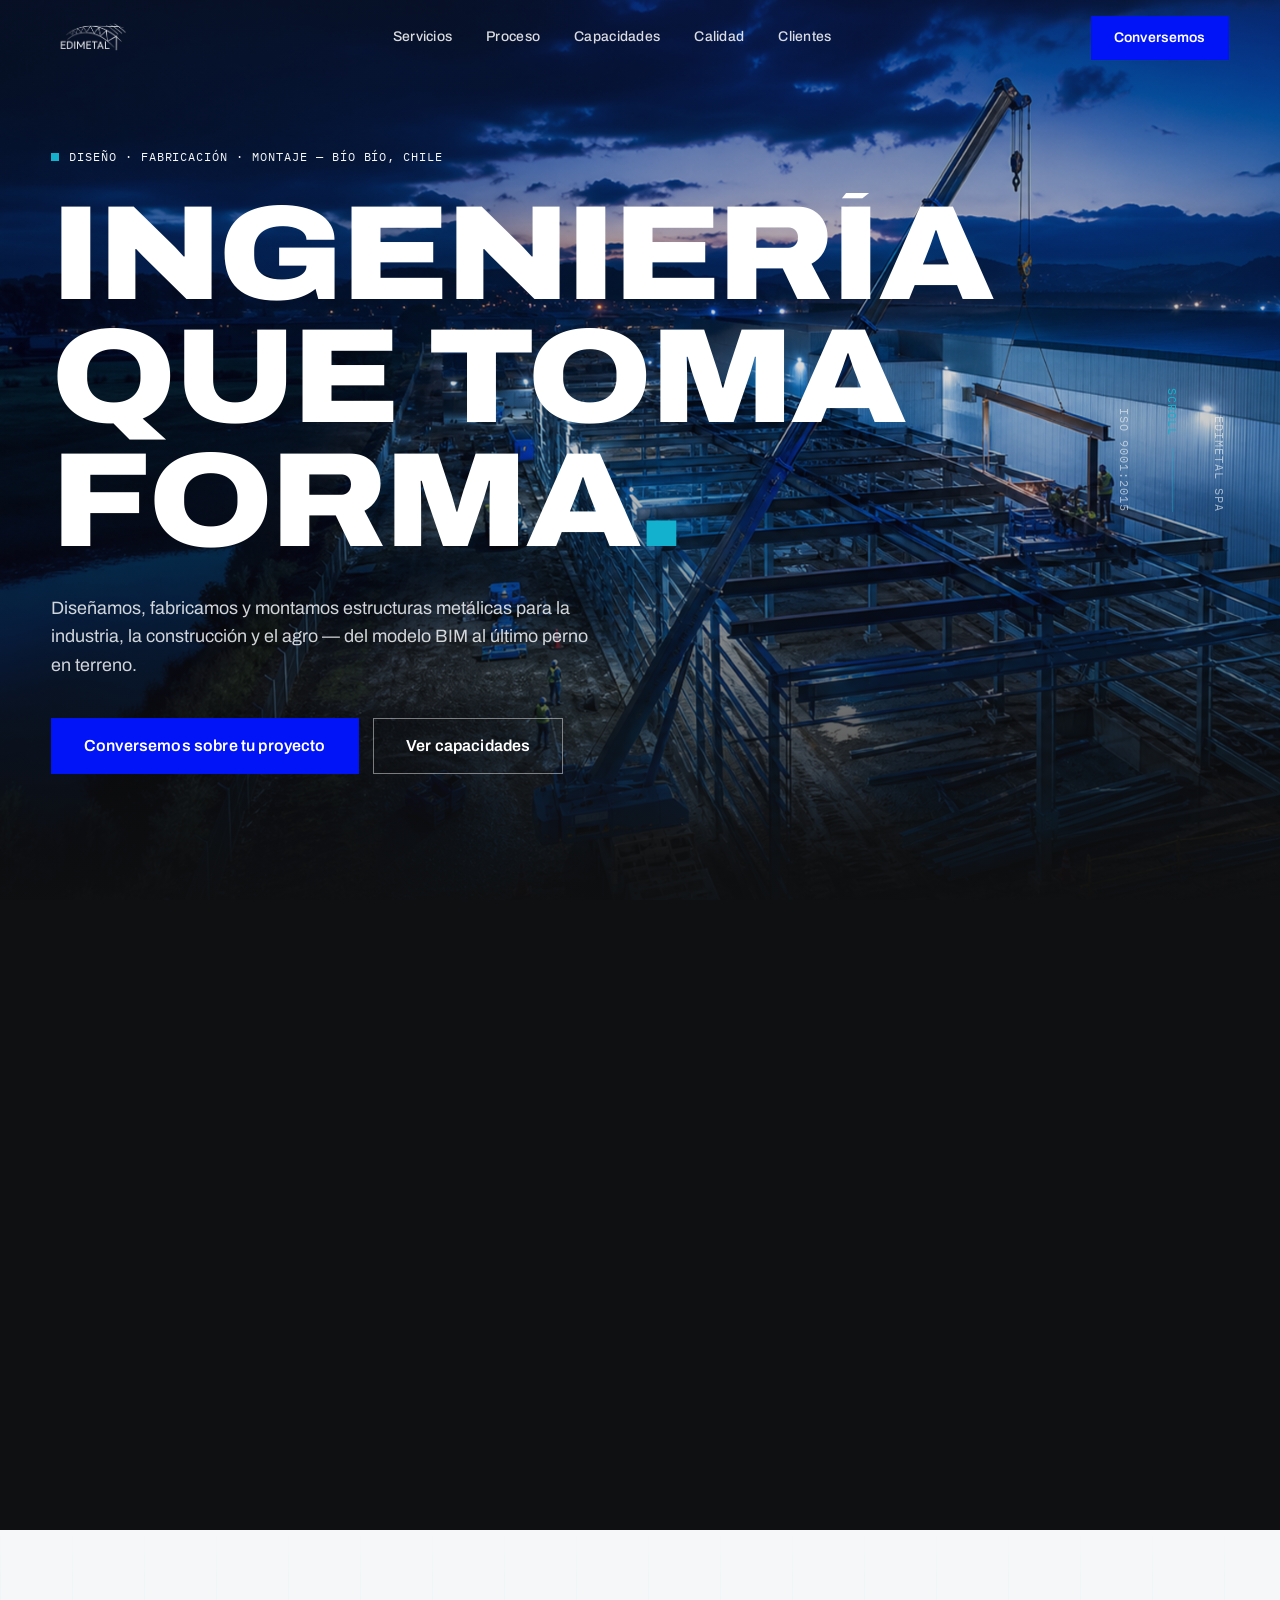
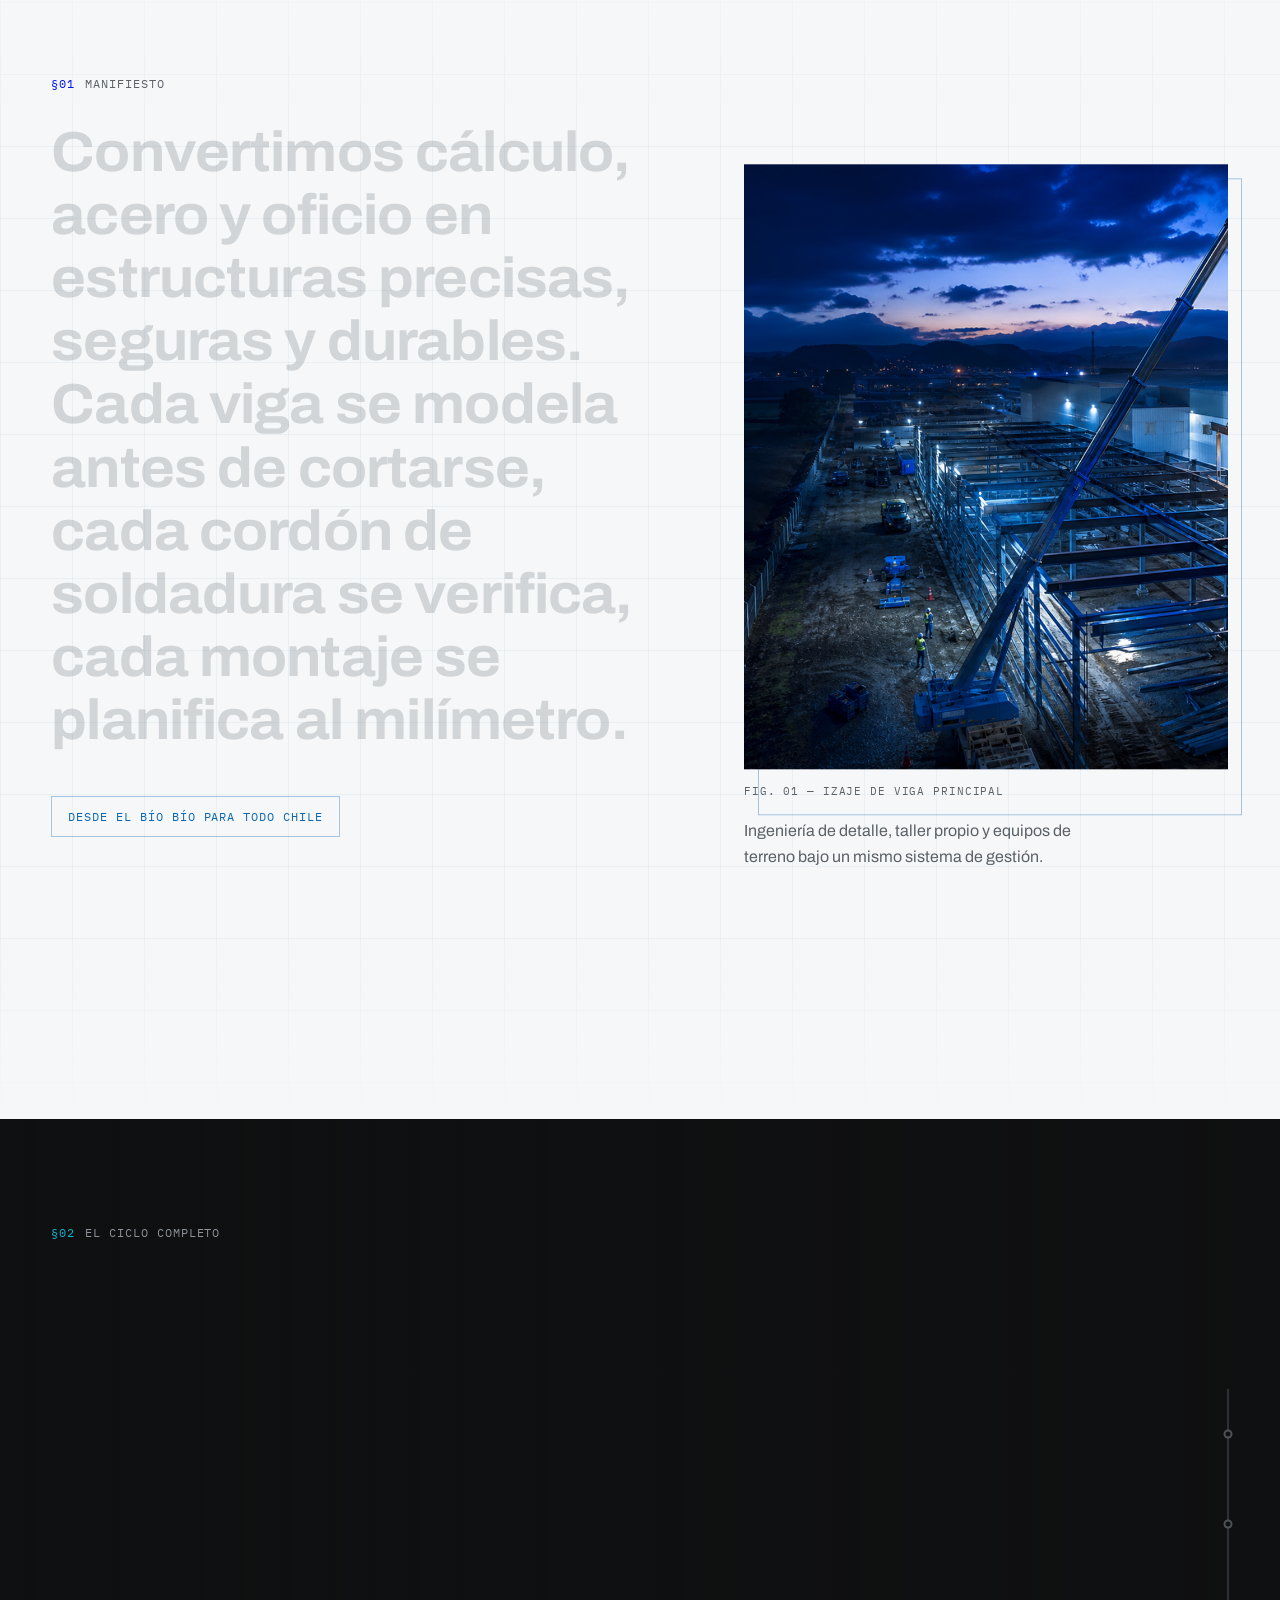
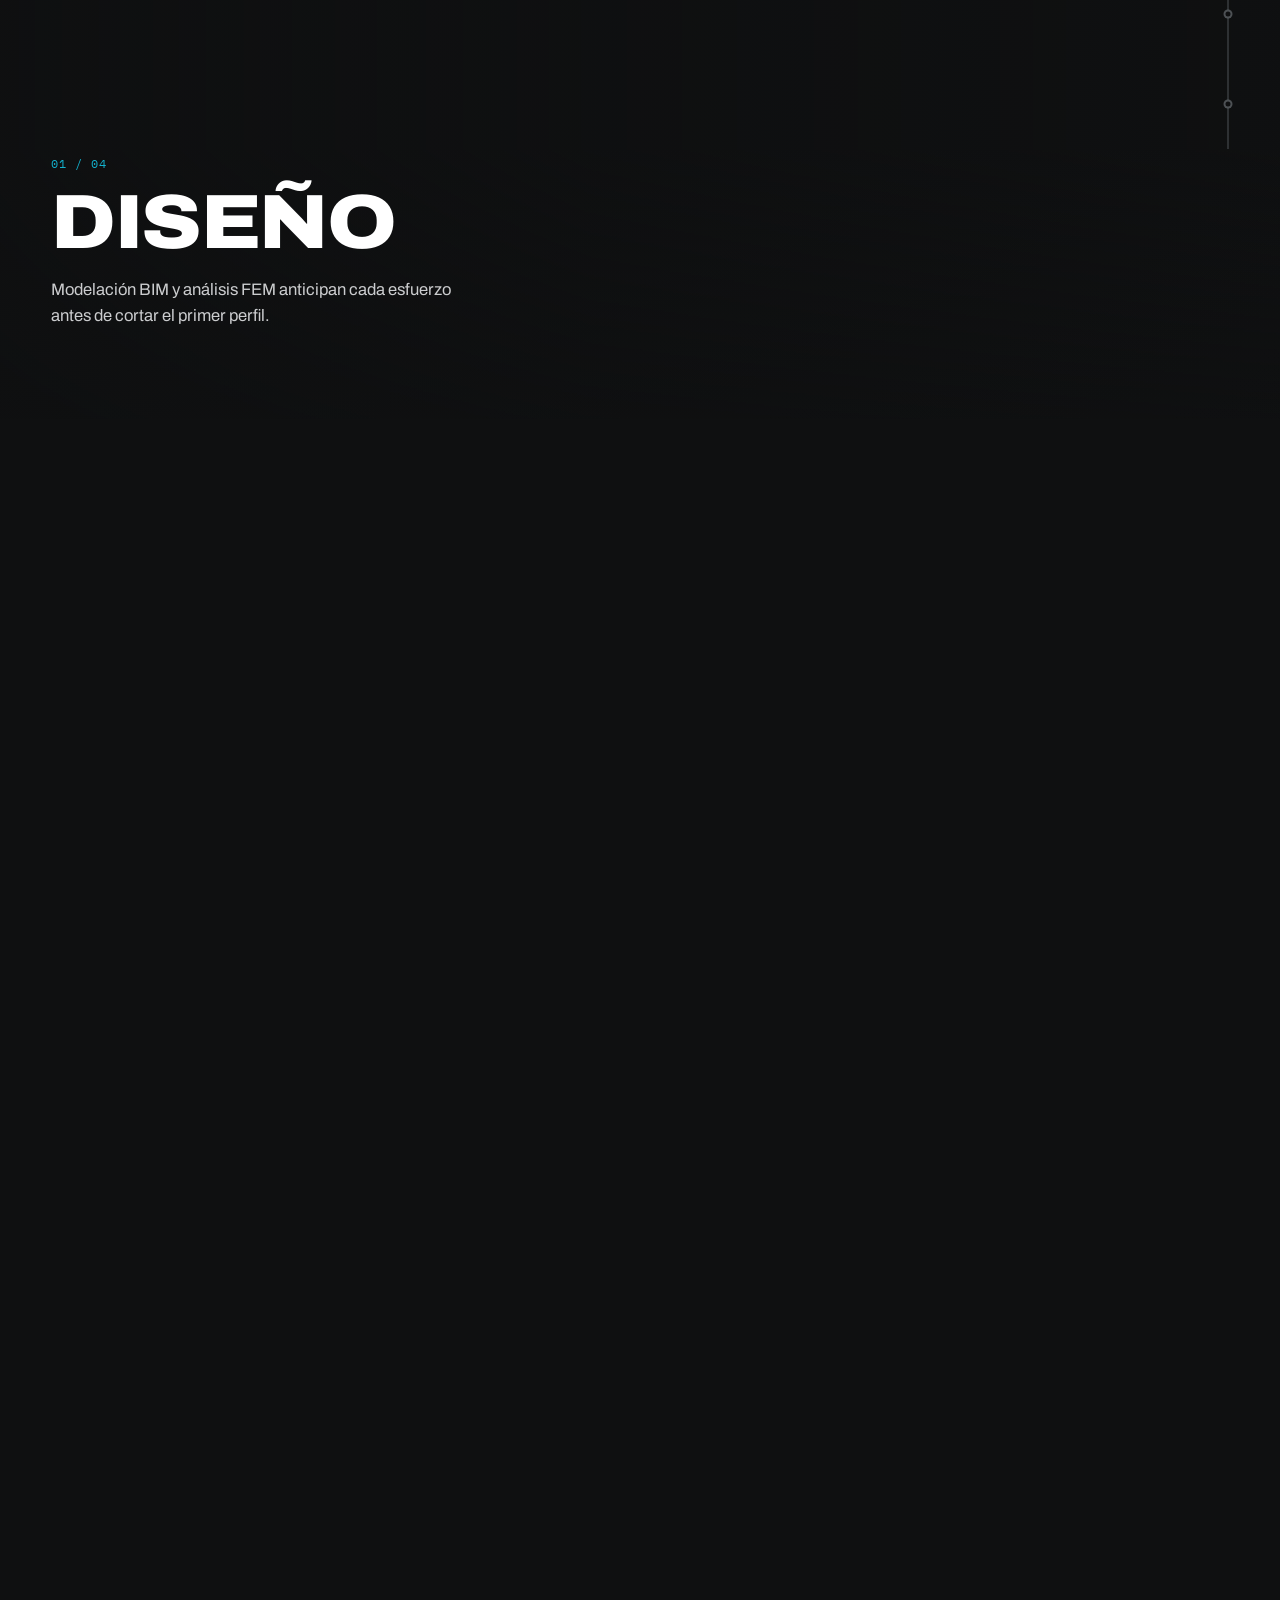
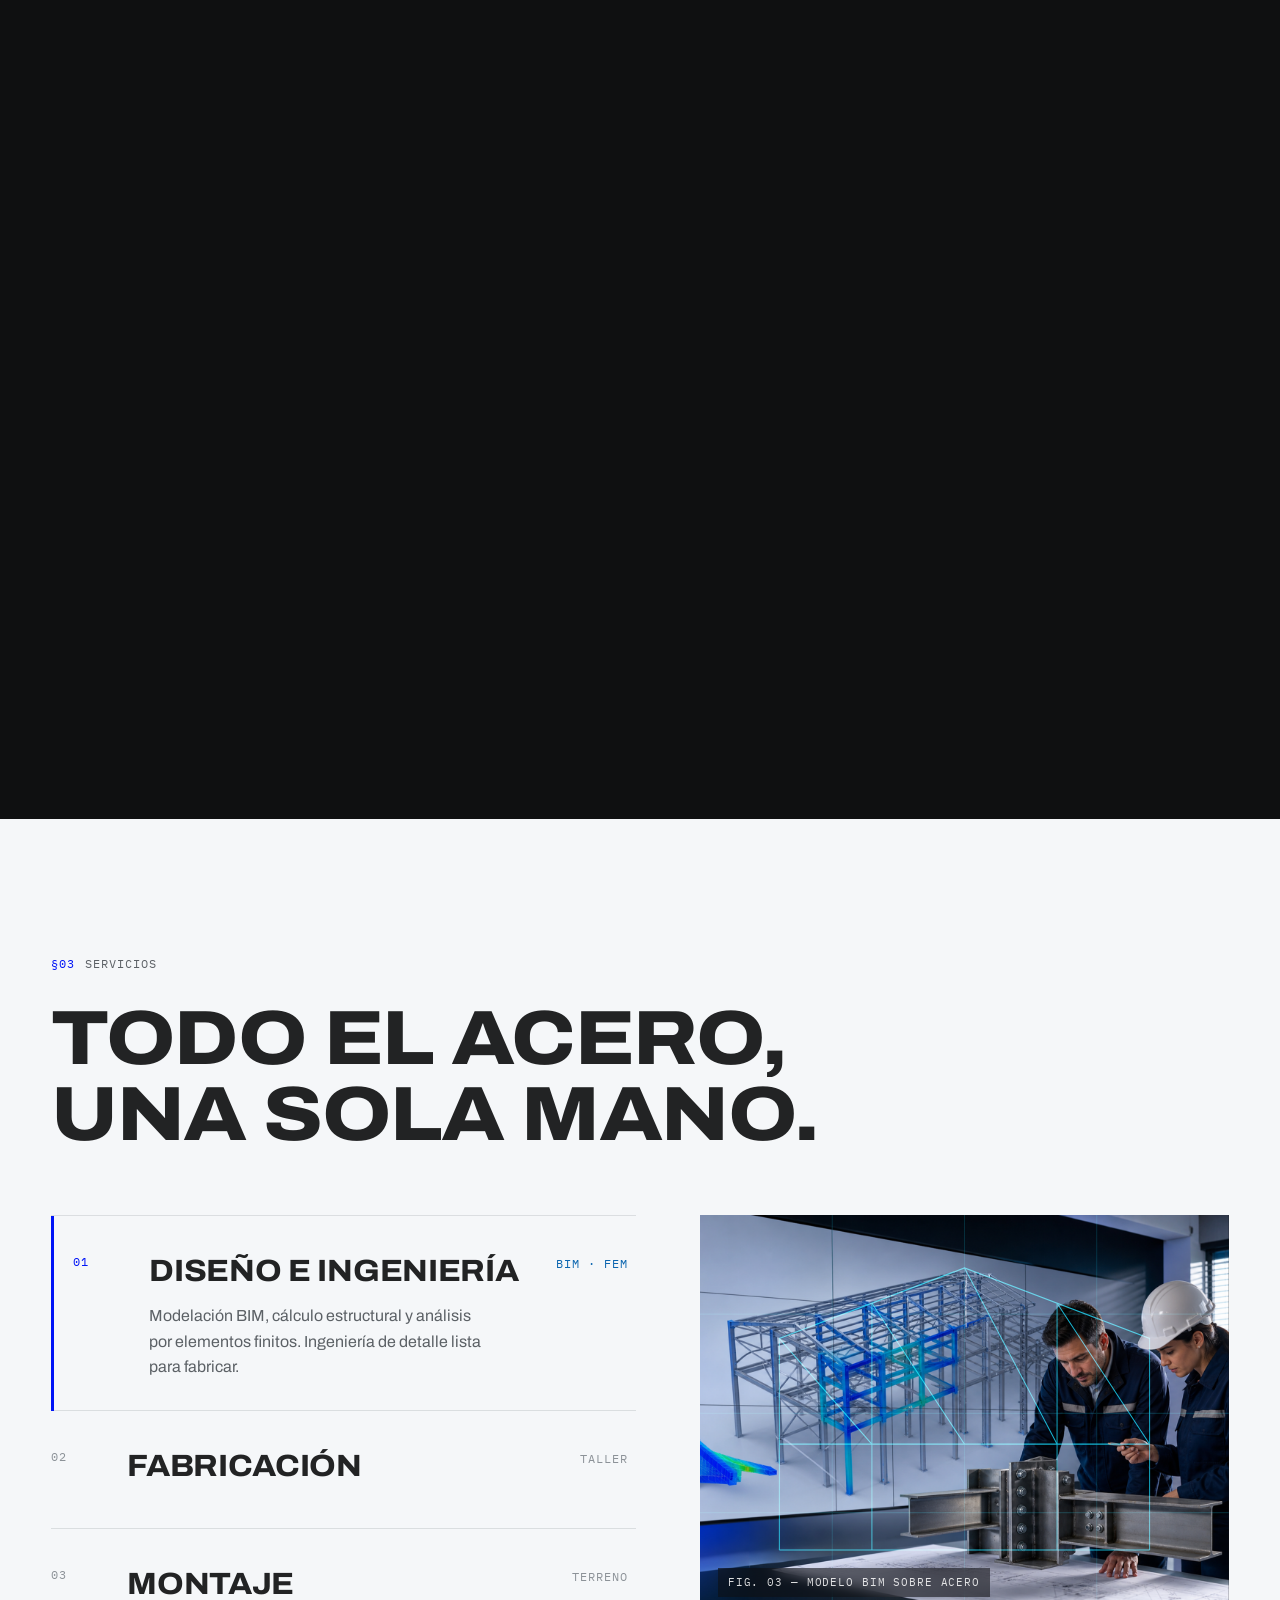
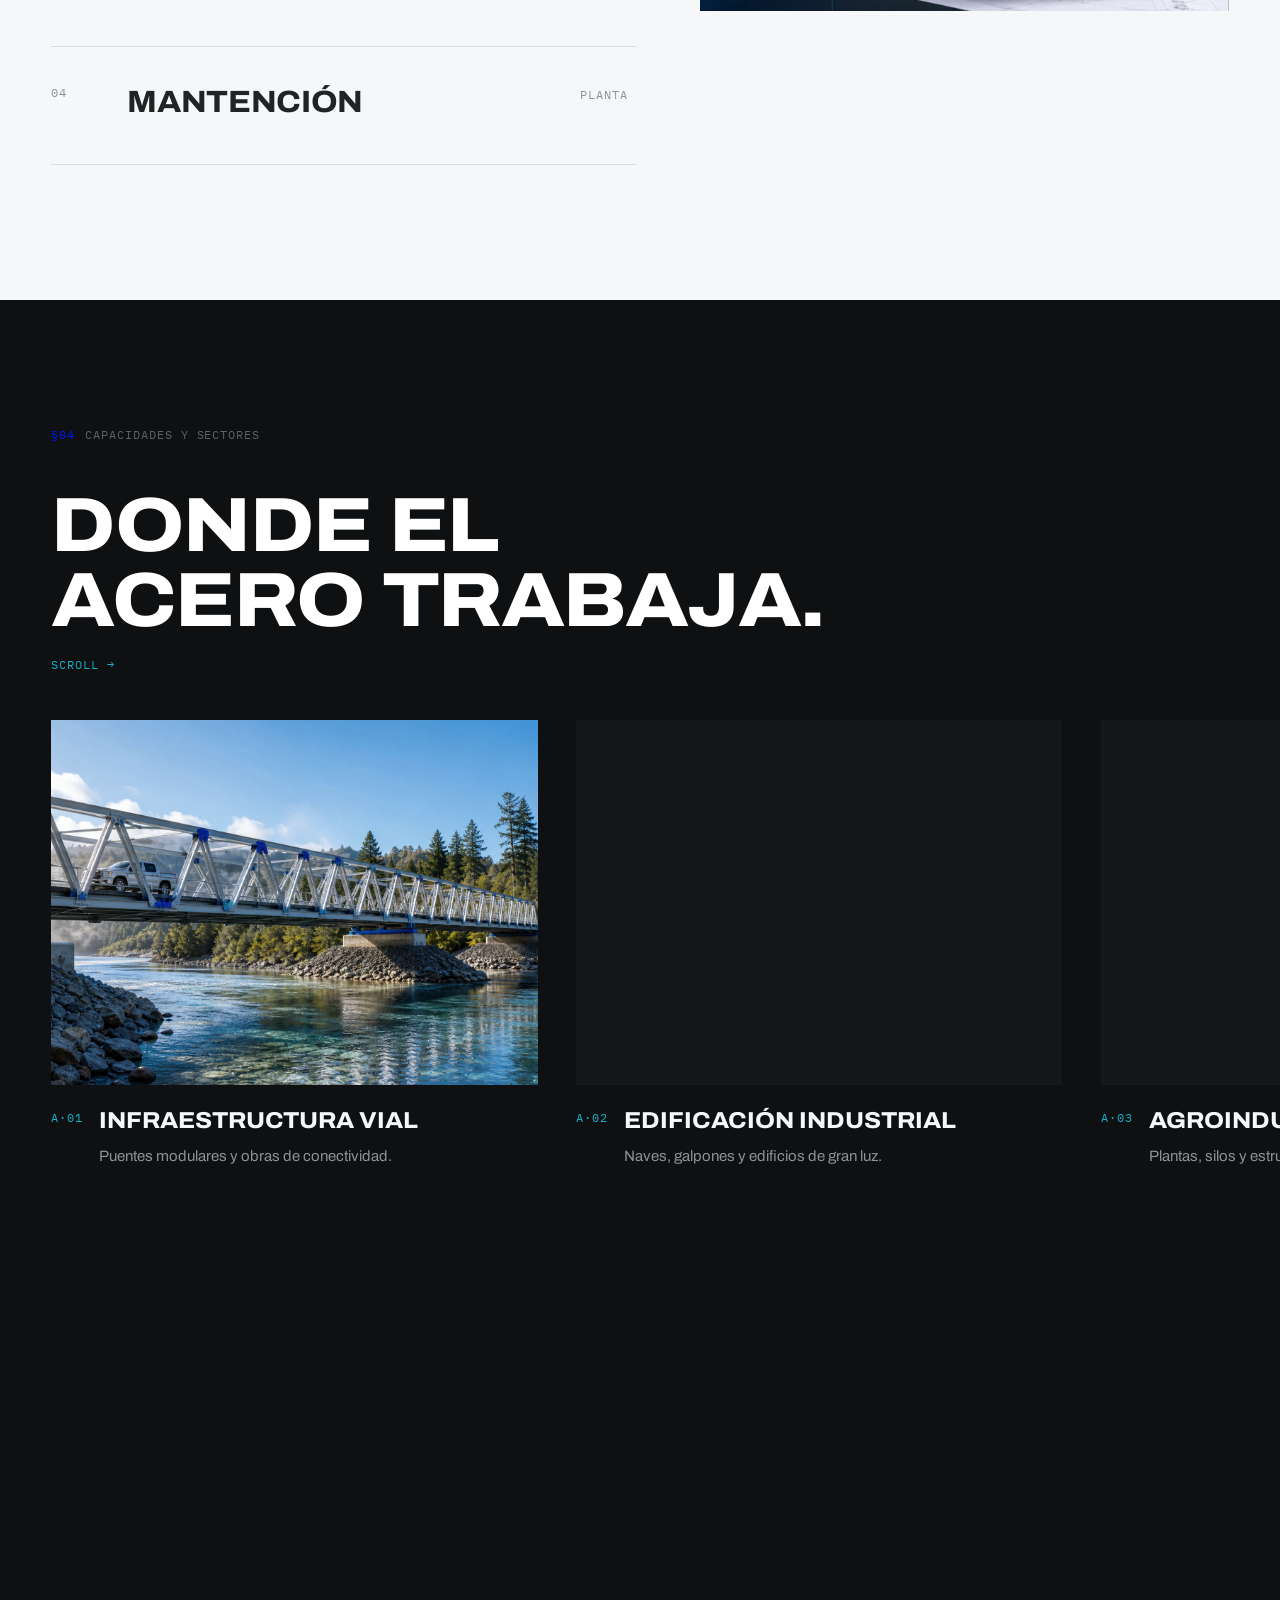
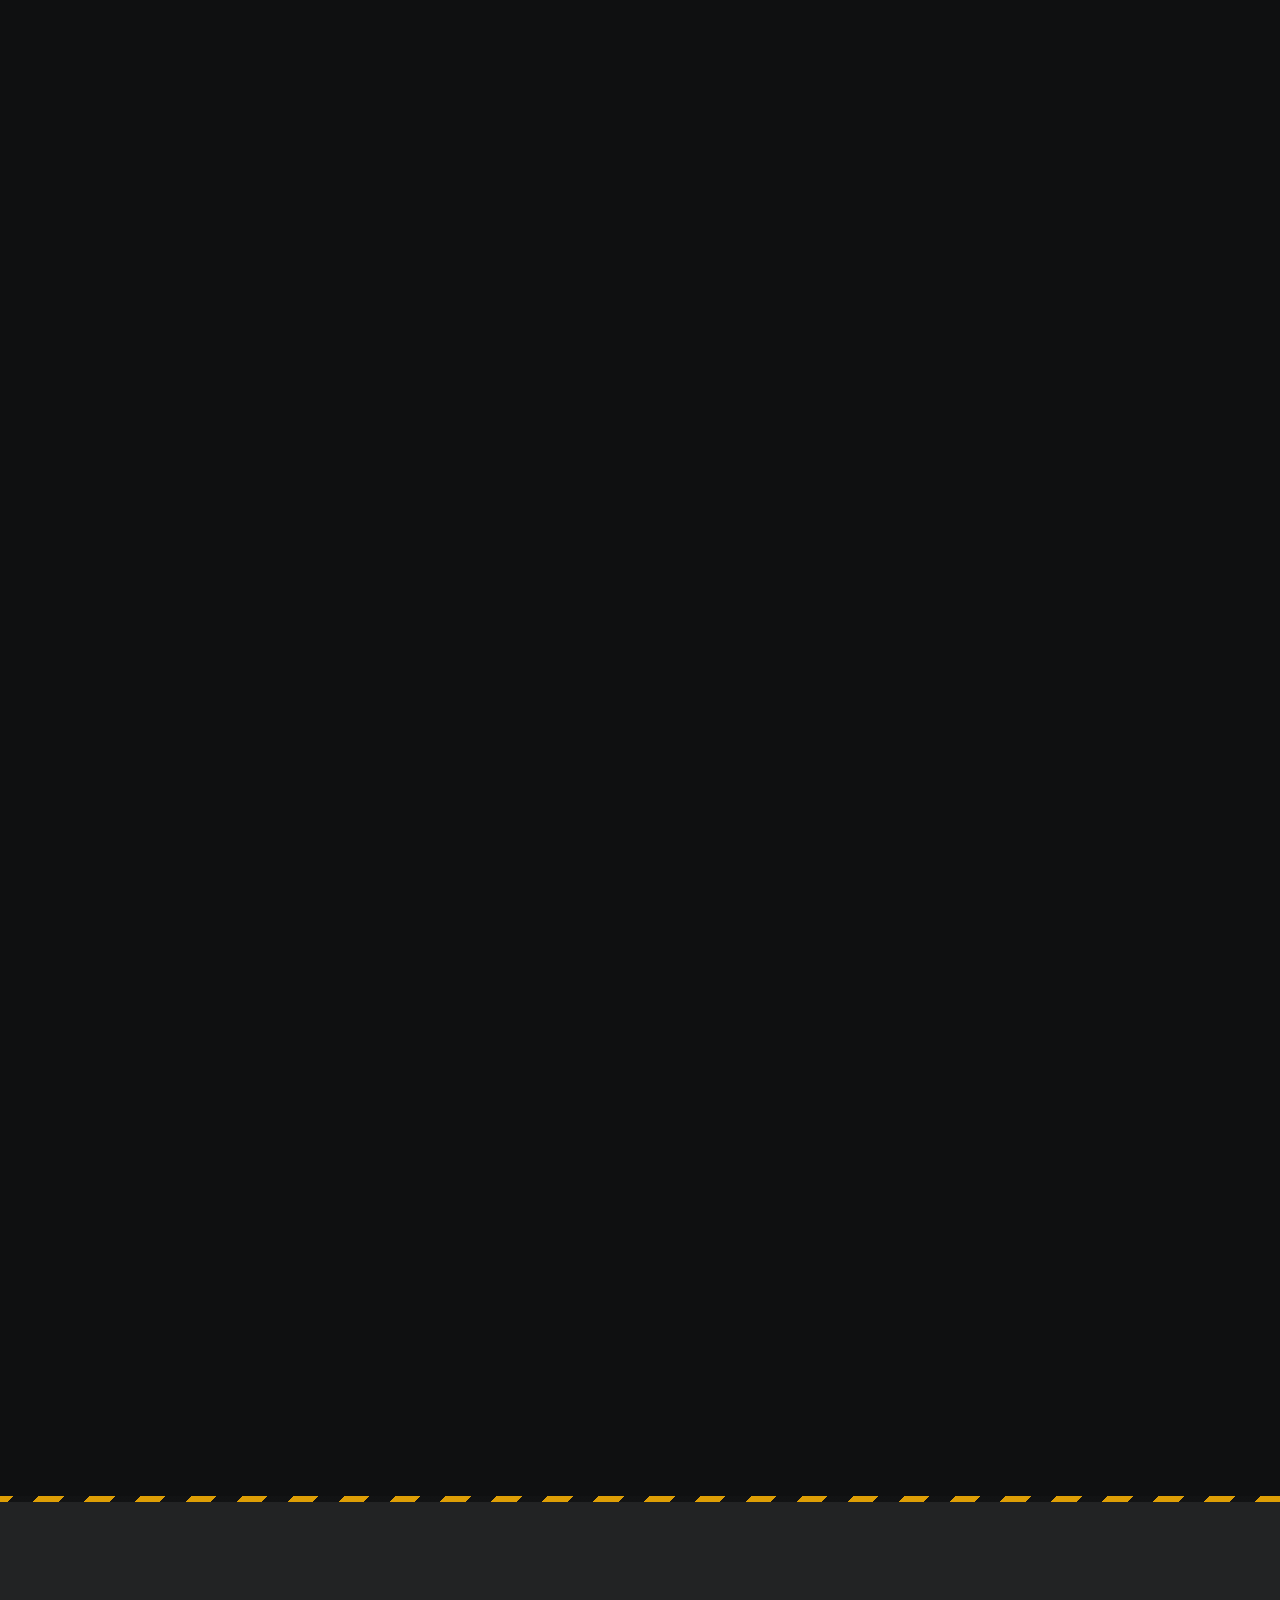
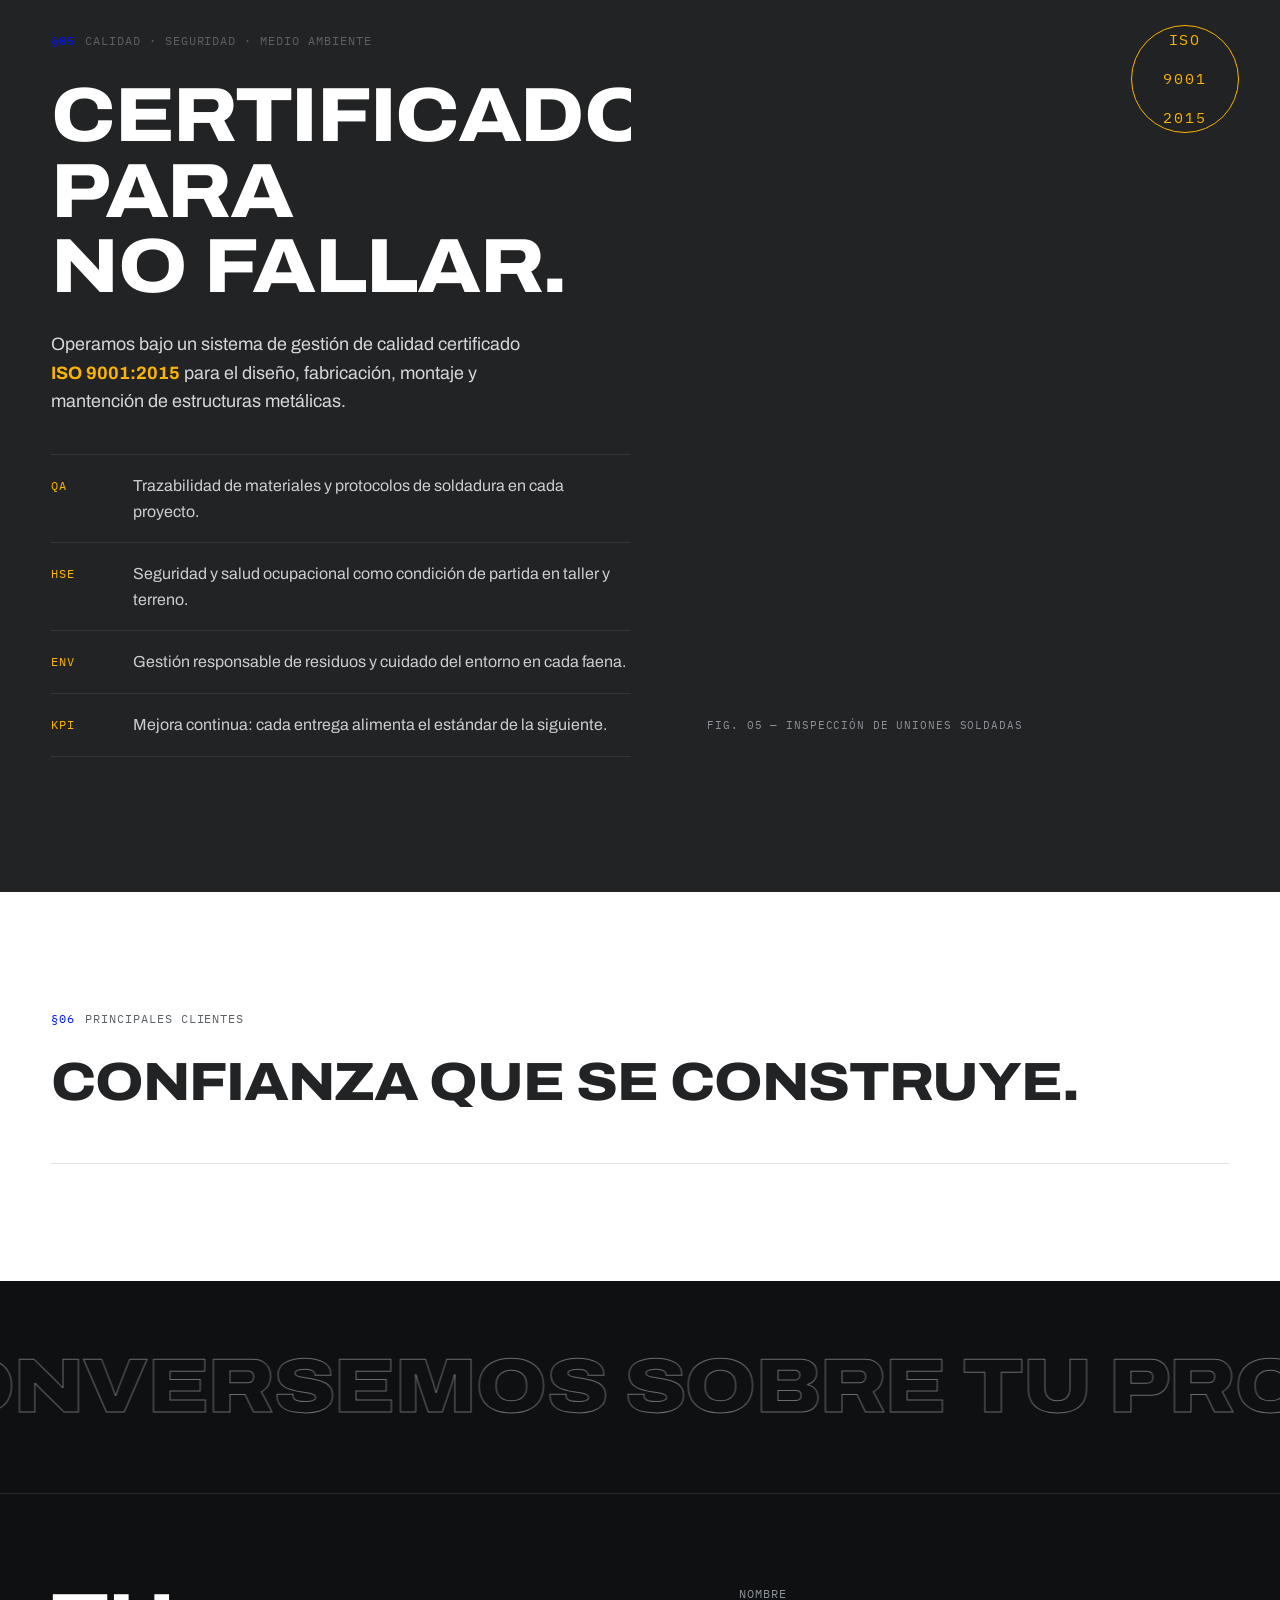
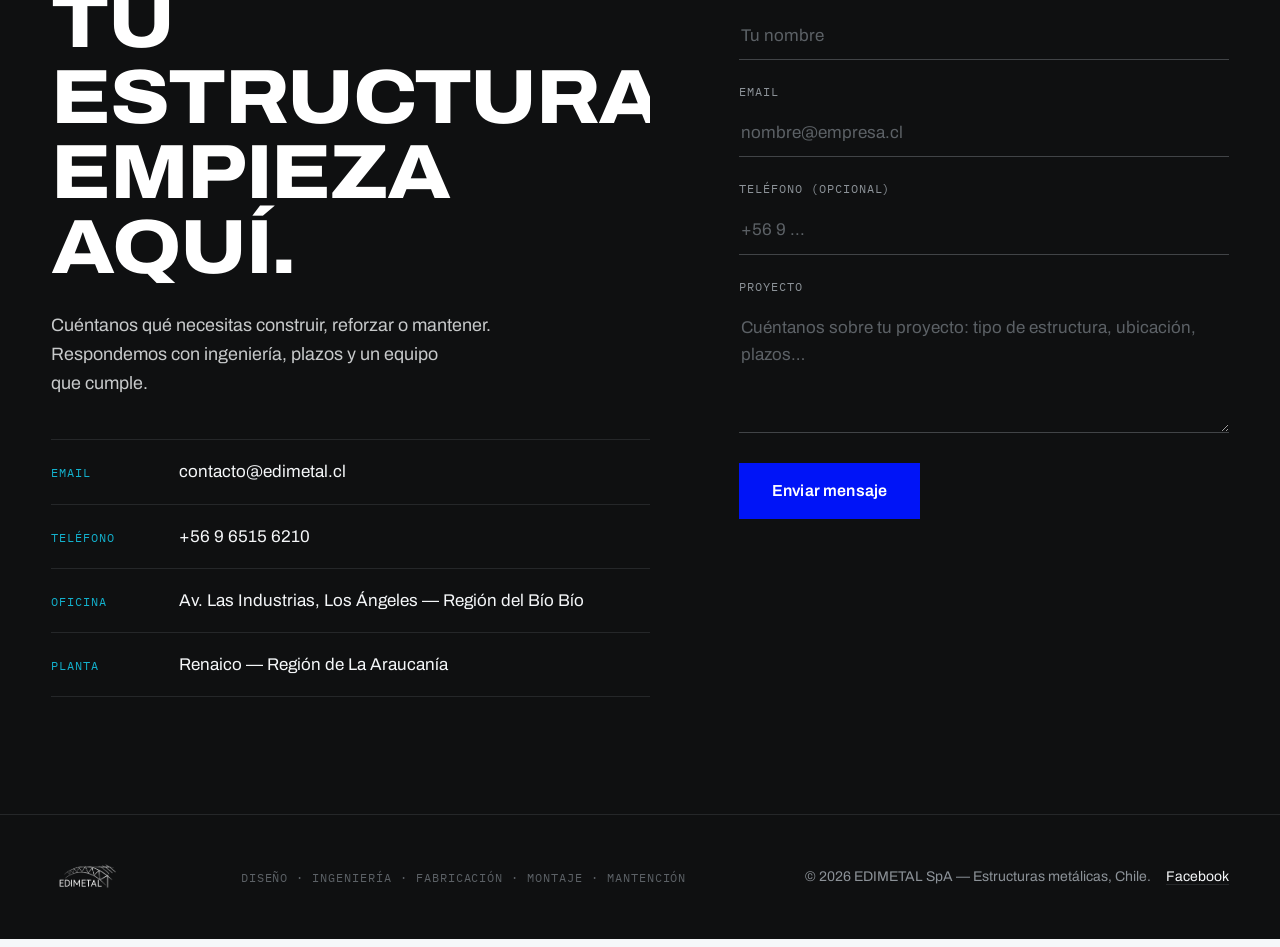
<file: EDIMETAL/index.html>
<!DOCTYPE html>
<html lang="es">
<head>
<meta charset="UTF-8"></meta>
<meta name="viewport" content="width=device-width, initial-scale=1.0"></meta>
<title>EDIMETAL — Ingeniería que toma forma</title>
<meta name="description" content="Diseño, ingeniería, fabricación, montaje y mantención de estructuras metálicas. Bío Bío, Chile. ISO 9001:2015."></meta>
<link rel="preconnect" href="https://fonts.googleapis.com"></link>
<link rel="preconnect" href="https://fonts.gstatic.com" crossorigin="anonymous"></link>
<link href="https://fonts.googleapis.com/css2?family=Archivo:ital,wght,wdth@0,100..900,62..125;1,100..900,62..125&family=IBM+Plex+Mono:wght@400;500&display=swap" rel="stylesheet"></link>
<link rel="stylesheet" href="assets/edimetal.css"></link>
<link rel="stylesheet" href="assets/edimetal-sections.css"></link>
</head>
<body>

<!-- ============ HEADER ============ -->
<header class="site-header" id="siteHeader" data-screen-label="Header">
  <div class="header-inner">
    <a class="brand" href="#inicio" data-anchor="#inicio" aria-label="EDIMETAL — Inicio">
      <img class="brand-img brand-img-light" src="assets/logo-edimetal-white.png" alt="EDIMETAL"></img>
      <img class="brand-img brand-img-color" src="assets/logo-edimetal.png" alt="" aria-hidden="true"></img>
    </a>
    <nav class="main-nav" aria-label="Navegación principal">
      <a href="#servicios" data-anchor="#servicios">Servicios</a>
      <a href="#proceso" data-anchor="#proceso">Proceso</a>
      <a href="#capacidades" data-anchor="#capacidades">Capacidades</a>
      <a href="#calidad" data-anchor="#calidad">Calidad</a>
      <a href="#clientes" data-anchor="#clientes">Clientes</a>
    </nav>
    <div class="header-right">
      <a class="btn btn-header magnetic" href="#contacto" data-anchor="#contacto"><span>Conversemos</span></a>
      <button class="nav-toggle" id="navToggle" aria-label="Abrir menú" aria-expanded="false">
        <span></span><span></span>
      </button>
    </div>
  </div>
</header>

<!-- Mobile overlay menu -->
<div class="mobile-menu" id="mobileMenu" aria-hidden="true">
  <nav class="mobile-nav" aria-label="Menú móvil">
    <a href="#servicios" data-anchor="#servicios"><span class="mm-i">01</span>Servicios</a>
    <a href="#proceso" data-anchor="#proceso"><span class="mm-i">02</span>Proceso</a>
    <a href="#capacidades" data-anchor="#capacidades"><span class="mm-i">03</span>Capacidades</a>
    <a href="#calidad" data-anchor="#calidad"><span class="mm-i">04</span>Calidad</a>
    <a href="#clientes" data-anchor="#clientes"><span class="mm-i">05</span>Clientes</a>
    <a href="#contacto" data-anchor="#contacto"><span class="mm-i">06</span>Contacto</a>
  </nav>
  <div class="mobile-menu-foot">
    <p class="mono">contacto@edimetal.cl</p>
    <p class="mono">Los Ángeles · Renaico — Chile</p>
  </div>
</div>

<main>

<!-- ============ HERO ============ -->
<section class="hero" id="inicio" data-screen-label="Hero">
  <div class="hero-sticky">
    <div class="hero-media" id="heroMedia">
      <video id="heroVideo" autoplay muted loop playsinline preload="metadata" poster="uploads/01-hero-montaje-industrial-4k.png">
        <source src="uploads/hero.mp4" type="video/mp4"></source>
      </video>
      <div class="hero-overlay"></div>
      <!-- technical frame, revealed on scroll -->
      <div class="hero-frame" aria-hidden="true">
        <span class="hf-corner tl"></span><span class="hf-corner tr"></span>
        <span class="hf-corner bl"></span><span class="hf-corner br"></span>
        <span class="hf-tick hf-tick-top"></span>
        <span class="hf-tick hf-tick-bottom"></span>
        <span class="hf-label hf-label-tl mono">FIG. 01 — MONTAJE NOCTURNO</span>
        <span class="hf-label hf-label-br mono">37.4693° S / 72.3537° O</span>
      </div>
    </div>

    <div class="hero-content" id="heroContent">
      <p class="hero-kicker mono" data-reveal>
        <span class="dot" aria-hidden="true"></span>Diseño · Fabricación · Montaje — Bío Bío, Chile
      </p>
      <h1 class="hero-title" aria-label="Ingeniería que toma forma">
        <span class="ht-line"><span class="ht-word">Ingeniería</span></span>
        <span class="ht-line"><span class="ht-word">que toma</span></span>
        <span class="ht-line"><span class="ht-word ht-outline">forma<i class="ht-dot">.</i></span></span>
      </h1>
      <p class="hero-sub" data-reveal>
        Diseñamos, fabricamos y montamos estructuras metálicas para la industria,
        la construcción y el agro — del modelo BIM al último perno en terreno.
      </p>
      <div class="hero-ctas" data-reveal>
        <a class="btn btn-primary magnetic" href="#contacto" data-anchor="#contacto"><span>Conversemos sobre tu proyecto</span></a>
        <a class="btn btn-ghost magnetic" href="#capacidades" data-anchor="#capacidades"><span>Ver capacidades</span></a>
      </div>
    </div>

    <div class="hero-hud mono" aria-hidden="true">
      <span class="hud-item">EDIMETAL SPA</span>
      <span class="hud-item hud-scroll">SCROLL<span class="hud-line"></span></span>
      <span class="hud-item">ISO 9001:2015</span>
    </div>
  </div>
</section>

<!-- ============ MANIFIESTO ============ -->
<section class="manifiesto" id="manifiesto" data-screen-label="Manifiesto">
  <div class="wrap manifiesto-grid">
    <div class="man-copy">
      <p class="eyebrow mono" data-reveal><span class="e-num">§01</span> Manifiesto</p>
      <p class="scrub-text" id="scrubText">
        Convertimos cálculo, acero y oficio en estructuras precisas, seguras y durables.
        Cada viga se modela antes de cortarse, cada cordón de soldadura se verifica,
        cada montaje se planifica al milímetro.
      </p>
      <p class="mf-meta mono" data-reveal>DESDE EL BÍO BÍO PARA TODO CHILE</p>
    </div>
    <aside class="man-side">
      <figure class="man-figure" data-reveal data-prlx="-40">
        <img src="uploads/01-hero-montaje-industrial-4k.png" alt="Izaje de viga principal en montaje nocturno" loading="lazy" decoding="async"></img>
        <figcaption class="mono">FIG. 01 — IZAJE DE VIGA PRINCIPAL</figcaption>
      </figure>
      <p class="mf-note" data-reveal>Ingeniería de detalle, taller propio y equipos de terreno bajo un mismo sistema de gestión.</p>
    </aside>
  </div>
  <!-- structural truss that draws itself -->
  <div class="truss-wrap" aria-hidden="true">
    <svg class="truss" id="trussSvg" viewBox="0 0 1440 190" preserveAspectRatio="xMidYMax meet" fill="none">
      <path id="trussPath" class="truss-line" d="M0 170 H1440 M0 60 H1440 M0 60 L0 170 M120 60 L120 170 M0 170 L120 60 M120 170 L240 60 M240 60 V170 M240 170 L360 60 M360 60 V170 M360 170 L480 60 M480 60 V170 M480 170 L600 60 M600 60 V170 M600 170 L720 60 M720 60 V170 M720 170 L840 60 M840 60 V170 M840 170 L960 60 M960 60 V170 M960 170 L1080 60 M1080 60 V170 M1080 170 L1200 60 M1200 60 V170 M1200 170 L1320 60 M1320 60 V170 M1320 170 L1440 60 M1440 60 V170"></path>
      <g class="truss-nodes" id="trussNodes">
        <circle cx="120" cy="60" r="4"></circle><circle cx="240" cy="170" r="4"></circle>
        <circle cx="360" cy="60" r="4"></circle><circle cx="480" cy="170" r="4"></circle>
        <circle cx="600" cy="60" r="4"></circle><circle cx="720" cy="170" r="4"></circle>
        <circle cx="840" cy="60" r="4"></circle><circle cx="960" cy="170" r="4"></circle>
        <circle cx="1080" cy="60" r="4"></circle><circle cx="1200" cy="170" r="4"></circle>
        <circle cx="1320" cy="60" r="4"></circle>
      </g>
    </svg>
  </div>
</section>

<!-- ============ SCROLLYTELLING ============ -->
<section class="scrolly" id="proceso" data-screen-label="Proceso scrollytelling">
  <div class="scrolly-sticky" id="scrollySticky">
    <video id="scrollyVideo" muted playsinline preload="auto">
      <source src="uploads/scrollytelling.mp4" type="video/mp4"></source>
    </video>
    <div class="scrolly-shade"></div>

    <div class="scrolly-ui">
      <p class="scrolly-kicker mono"><span class="e-num">§02</span> El ciclo completo</p>
      <div class="scrolly-chapters" id="scrollyChapters">
        <article class="chapter" data-chapter="0">
          <p class="ch-index mono">01 / 04</p>
          <h3 class="ch-title">Diseño</h3>
          <p class="ch-text">Modelación BIM y análisis FEM anticipan cada esfuerzo antes de cortar el primer perfil.</p>
        </article>
        <article class="chapter" data-chapter="1">
          <p class="ch-index mono">02 / 04</p>
          <h3 class="ch-title">Fabricación</h3>
          <p class="ch-text">Taller propio y soldadores calificados convierten los planos de detalle en piezas exactas.</p>
        </article>
        <article class="chapter" data-chapter="2">
          <p class="ch-index mono">03 / 04</p>
          <h3 class="ch-title">Control de calidad</h3>
          <p class="ch-text">Cada unión se inspecciona y se libera bajo el sistema de gestión certificado ISO 9001:2015.</p>
        </article>
        <article class="chapter" data-chapter="3">
          <p class="ch-index mono">04 / 04</p>
          <h3 class="ch-title">Montaje</h3>
          <p class="ch-text">Maniobras planificadas y equipos de terreno llevan la estructura a su posición definitiva.</p>
        </article>
      </div>
      <div class="scrolly-progress" aria-hidden="true">
        <span class="sp-step" data-step="0"></span>
        <span class="sp-step" data-step="1"></span>
        <span class="sp-step" data-step="2"></span>
        <span class="sp-step" data-step="3"></span>
        <span class="sp-fill" id="spFill"></span>
      </div>
    </div>
  </div>
</section>

<!-- ============ SERVICIOS ============ -->
<section class="servicios" id="servicios" data-screen-label="Servicios">
  <div class="wrap">
    <header class="sec-head">
      <p class="eyebrow mono" data-reveal><span class="e-num">§03</span> Servicios</p>
      <h2 class="sec-title" data-split>Todo el acero,<br></br>una sola mano.</h2>
    </header>

    <div class="serv-layout">
      <div class="serv-list" id="servList" role="list">
        <article class="serv-item is-active" data-serv="0" role="listitem" tabindex="0">
          <span class="si-index mono">01</span>
          <div class="si-body">
            <h3 class="si-title">Diseño e ingeniería</h3>
            <p class="si-text">Modelación BIM, cálculo estructural y análisis por elementos finitos. Ingeniería de detalle lista para fabricar.</p>
          </div>
          <span class="si-tag mono">BIM · FEM</span>
        </article>
        <article class="serv-item" data-serv="1" role="listitem" tabindex="0">
          <span class="si-index mono">02</span>
          <div class="si-body">
            <h3 class="si-title">Fabricación</h3>
            <p class="si-text">Estructuras pesadas y livianas, cubiertas, escaleras, plataformas y productos especiales en taller propio.</p>
          </div>
          <span class="si-tag mono">TALLER</span>
        </article>
        <article class="serv-item" data-serv="2" role="listitem" tabindex="0">
          <span class="si-index mono">03</span>
          <div class="si-body">
            <h3 class="si-title">Montaje</h3>
            <p class="si-text">Montaje industrial con planificación de maniobras, supervisión permanente y protocolos de seguridad en terreno.</p>
          </div>
          <span class="si-tag mono">TERRENO</span>
        </article>
        <article class="serv-item" data-serv="3" role="listitem" tabindex="0">
          <span class="si-index mono">04</span>
          <div class="si-body">
            <h3 class="si-title">Mantención</h3>
            <p class="si-text">Mantención de estructuras e instalaciones industriales para asegurar la continuidad operativa de tu planta.</p>
          </div>
          <span class="si-tag mono">PLANTA</span>
        </article>
      </div>

      <div class="serv-visual" id="servVisual" aria-hidden="true">
        <figure class="sv-img is-active" data-serv="0">
          <img src="uploads/03-diseno-ingenieria-bim-4k.png" alt="" loading="lazy" decoding="async"></img>
          <svg class="sv-bim" viewBox="0 0 800 450" preserveAspectRatio="none" fill="none" aria-hidden="true">
            <g class="bim-grid">
              <path d="M0 112.5 H800 M0 225 H800 M0 337.5 H800 M200 0 V450 M400 0 V450 M600 0 V450"></path>
            </g>
            <g class="bim-lines">
              <path d="M120 380 L120 140 L400 60 L680 140 L680 380"></path>
              <path d="M120 260 H680 M120 380 H680 M260 380 V100 M540 380 V100"></path>
              <path d="M120 140 L260 260 M260 100 L400 260 M400 60 L540 260 M540 100 L680 260"></path>
            </g>
          </svg>
        </figure>
        <figure class="sv-img" data-serv="1">
          <img src="uploads/04-fabricacion-soldadura-4k.png" alt="" loading="lazy" decoding="async"></img>
        </figure>
        <figure class="sv-img" data-serv="2">
          <img src="uploads/06-montaje-estructural-4k.png" alt="" loading="lazy" decoding="async"></img>
        </figure>
        <figure class="sv-img" data-serv="3">
          <img src="uploads/14-capacidad-taller-4k.png" alt="" loading="lazy" decoding="async"></img>
        </figure>
        <span class="sv-caption mono" id="svCaption">FIG. 03 — MODELO BIM SOBRE ACERO</span>
      </div>
    </div>
  </div>
</section>

<!-- ============ SHOWCASE HORIZONTAL ============ -->
<section class="showcase" id="capacidades" data-screen-label="Capacidades showcase">
  <div class="showcase-sticky">
    <header class="showcase-head">
      <p class="eyebrow mono" data-reveal><span class="e-num">§04</span> Capacidades y sectores</p>
      <h2 class="sec-title" data-split>Donde el acero trabaja.</h2>
      <p class="showcase-hint mono" aria-hidden="true">SCROLL →</p>
    </header>
    <div class="showcase-track" id="showcaseTrack">
      <figure class="sc-card">
        <div class="sc-media"><img src="uploads/02-puente-modular-4k.png" alt="Puente modular metálico sobre río" loading="lazy" decoding="async"></img></div>
        <figcaption>
          <span class="sc-num mono">A·01</span>
          <h3>Infraestructura vial</h3>
          <p>Puentes modulares y obras de conectividad.</p>
        </figcaption>
      </figure>
      <figure class="sc-card">
        <div class="sc-media"><img src="uploads/07-nave-industrial-4k.png" alt="Nave industrial con estructura metálica" loading="lazy" decoding="async"></img></div>
        <figcaption>
          <span class="sc-num mono">A·02</span>
          <h3>Edificación industrial</h3>
          <p>Naves, galpones y edificios de gran luz.</p>
        </figcaption>
      </figure>
      <figure class="sc-card">
        <div class="sc-media"><img src="uploads/08-proyecto-agricola-4k.png" alt="Planta agroindustrial con silos" loading="lazy" decoding="async"></img></div>
        <figcaption>
          <span class="sc-num mono">A·03</span>
          <h3>Agroindustria</h3>
          <p>Plantas, silos y estructuras para el agro.</p>
        </figcaption>
      </figure>
      <figure class="sc-card">
        <div class="sc-media"><img src="uploads/13-proyecto-industrial-proceso-4k.png" alt="Estructuras de planta de procesos" loading="lazy" decoding="async"></img></div>
        <figcaption>
          <span class="sc-num mono">A·04</span>
          <h3>Procesos industriales</h3>
          <p>Estructuras de planta y soportes de equipos.</p>
        </figcaption>
      </figure>
      <figure class="sc-card">
        <div class="sc-media"><img src="uploads/09-productos-especiales-4k.png" alt="Productos especiales de acero fabricados a medida" loading="lazy" decoding="async"></img></div>
        <figcaption>
          <span class="sc-num mono">A·05</span>
          <h3>Productos especiales</h3>
          <p>Fabricaciones a medida según tu especificación.</p>
        </figcaption>
      </figure>
      <div class="sc-end">
        <p class="sc-end-note mono">VISUALES CONCEPTUALES DE CAPACIDAD</p>
        <a class="btn btn-ghost-dark magnetic" href="#contacto" data-anchor="#contacto"><span>Conversemos</span></a>
      </div>
    </div>
  </div>
</section>

<!-- ============ CALIDAD ============ -->
<section class="calidad" id="calidad" data-screen-label="Calidad e ISO">
  <div class="hazard-line" aria-hidden="true"></div>
  <div class="wrap calidad-grid">
    <div class="cal-copy">
      <p class="eyebrow mono" data-reveal><span class="e-num">§05</span> Calidad · Seguridad · Medio ambiente</p>
      <h2 class="sec-title" data-split>Certificados para<br></br>no fallar.</h2>
      <p class="cal-lead" data-reveal>
        Operamos bajo un sistema de gestión de calidad certificado
        <strong>ISO 9001:2015</strong> para el diseño, fabricación, montaje y
        mantención de estructuras metálicas.
      </p>
      <ul class="cal-list">
        <li data-reveal><span class="cl-mark mono">QA</span>Trazabilidad de materiales y protocolos de soldadura en cada proyecto.</li>
        <li data-reveal><span class="cl-mark mono">HSE</span>Seguridad y salud ocupacional como condición de partida en taller y terreno.</li>
        <li data-reveal><span class="cl-mark mono">ENV</span>Gestión responsable de residuos y cuidado del entorno en cada faena.</li>
        <li data-reveal><span class="cl-mark mono">KPI</span>Mejora continua: cada entrega alimenta el estándar de la siguiente.</li>
      </ul>
    </div>
    <figure class="cal-figure" data-reveal>
      <img src="uploads/05-control-calidad-4k.png" alt="Inspección de calidad de soldadura en taller" loading="lazy" decoding="async"></img>
      <figcaption class="mono">FIG. 05 — INSPECCIÓN DE UNIONES SOLDADAS</figcaption>
      <span class="iso-stamp mono" aria-hidden="true">ISO<br></br>9001<br></br>2015</span>
    </figure>
  </div>
</section>

<!-- ============ CLIENTES ============ -->
<section class="clientes" id="clientes" data-screen-label="Clientes">
  <div class="wrap">
    <p class="eyebrow mono" data-reveal><span class="e-num">§06</span> Principales clientes</p>
    <h2 class="sec-title sec-title-sm" data-split>Confianza que se construye.</h2>
    <div class="client-grid" id="clientGrid" data-reveal>
      <!-- logos del sitio actual; se ocultan si no cargan -->
    </div>
  </div>
</section>

<!-- ============ CTA / CONTACTO ============ -->
<section class="contacto" id="contacto" data-screen-label="Contacto">
  <div class="cta-marquee" aria-hidden="true">
    <div class="ctam-track" id="ctamTrack">
      <span>Conversemos sobre tu proyecto&nbsp;—&nbsp;</span><span>Conversemos sobre tu proyecto&nbsp;—&nbsp;</span>
      <span>Conversemos sobre tu proyecto&nbsp;—&nbsp;</span><span>Conversemos sobre tu proyecto&nbsp;—&nbsp;</span>
    </div>
  </div>
  <div class="wrap contacto-grid">
    <div class="con-info">
      <h2 class="sec-title" data-split>Tu estructura<br></br>empieza aquí.</h2>
      <p class="con-lead" data-reveal>Cuéntanos qué necesitas construir, reforzar o mantener. Respondemos con ingeniería, plazos y un equipo que cumple.</p>
      <ul class="con-list">
        <li data-reveal>
          <span class="con-k mono">EMAIL</span>
          <a href="mailto:contacto@edimetal.cl">contacto@edimetal.cl</a>
        </li>
        <li data-reveal>
          <span class="con-k mono">TELÉFONO</span>
          <a href="tel:+56965156210">+56 9 6515 6210</a>
        </li>
        <li data-reveal>
          <span class="con-k mono">OFICINA</span>
          <span>Av. Las Industrias, Los Ángeles — Región del Bío Bío</span>
        </li>
        <li data-reveal>
          <span class="con-k mono">PLANTA</span>
          <span>Renaico — Región de La Araucanía</span>
        </li>
      </ul>
    </div>
    <form class="con-form" id="conForm" data-reveal>
      <div class="ff">
        <label for="fNombre" class="mono">NOMBRE</label>
        <input id="fNombre" name="nombre" type="text" autocomplete="name" required="required" placeholder="Tu nombre"></input>
      </div>
      <div class="ff">
        <label for="fEmail" class="mono">EMAIL</label>
        <input id="fEmail" name="email" type="email" autocomplete="email" required="required" placeholder="nombre@empresa.cl"></input>
      </div>
      <div class="ff">
        <label for="fTel" class="mono">TELÉFONO (OPCIONAL)</label>
        <input id="fTel" name="telefono" type="tel" autocomplete="tel" placeholder="+56 9 ..."></input>
      </div>
      <div class="ff">
        <label for="fMsg" class="mono">PROYECTO</label>
        <textarea id="fMsg" name="mensaje" rows="4" required="required" placeholder="Cuéntanos sobre tu proyecto: tipo de estructura, ubicación, plazos…"></textarea>
      </div>
      <button class="btn btn-primary btn-submit magnetic" type="submit"><span>Enviar mensaje</span></button>
      <p class="ff-note mono" id="ffNote" role="status"></p>
    </form>
  </div>
</section>

</main>

<!-- ============ FOOTER ============ -->
<footer class="site-footer" data-screen-label="Footer">
  <div class="wrap footer-grid">
    <img class="foot-logo" src="assets/logo-edimetal-white.png" alt="EDIMETAL" loading="lazy"></img>
    <p class="foot-line mono">DISEÑO · INGENIERÍA · FABRICACIÓN · MONTAJE · MANTENCIÓN</p>
    <p class="foot-meta">© <span id="footYear">2026</span> EDIMETAL SpA — Estructuras metálicas, Chile.
      <a href="https://www.facebook.com/edimetalspa" target="_blank" rel="noopener">Facebook</a>
    </p>
  </div>
</footer>

<script src="assets/edimetal.js"></script>
</body>
</html>
</file>
<file: assets/edimetal.css>
/* ============================================================
   EDIMETAL — base.css
   Paleta: azul eléctrico #0014F7 · cyan #13B1CD · azul ingeniería #0C66B0
           grafito #222324 · acero #8C9298 · blanco técnico #F5F7F9
           ámbar seguridad #FFB400 (solo acento)
   ============================================================ */

:root {
  --azul: #0014F7;
  --azul-hover: #0F22FF;
  --cyan: #13B1CD;
  --ing: #0C66B0;
  --grafito: #222324;
  --carbon: #161718;
  --carbon-deep: #0F1011;
  --acero: #8C9298;
  --acero-dim: #5C6166;
  --blanco: #F5F7F9;
  --blanco-puro: #FFFFFF;
  --ambar: #FFB400;
  --linea: rgba(140, 146, 152, 0.25);
  --linea-dark: rgba(140, 146, 152, 0.18);

  --font-sans: "Archivo", "Helvetica Neue", Arial, sans-serif;
  --font-mono: "IBM Plex Mono", "SFMono-Regular", Consolas, monospace;

  --wrap: min(92vw, 1320px);
  --header-h: 76px;
  --ease-out: cubic-bezier(0.22, 1, 0.36, 1);
  --ease-inout: cubic-bezier(0.65, 0, 0.35, 1);
}

* { margin: 0; padding: 0; box-sizing: border-box; }

html { scroll-behavior: auto; -webkit-text-size-adjust: 100%; }

body {
  font-family: var(--font-sans);
  font-size: 17px;
  line-height: 1.6;
  color: var(--grafito);
  background: var(--blanco);
  overflow-x: hidden;
  -webkit-font-smoothing: antialiased;
}

img, video { display: block; max-width: 100%; }
a { color: inherit; text-decoration: none; }
ul { list-style: none; }
button { font: inherit; background: none; border: none; cursor: pointer; color: inherit; }

.wrap { width: var(--wrap); margin-inline: auto; }
.mono { font-family: var(--font-sans); font-size: 12px; font-weight: 600; letter-spacing: 0.14em; text-transform: uppercase; }

::selection { background: var(--azul); color: #fff; }

/* ---------- Type system ---------- */
.eyebrow {
  display: flex; align-items: center; gap: 10px;
  text-transform: uppercase; color: var(--acero-dim);
  margin-bottom: 28px;
}
.eyebrow .e-num { color: var(--azul); }
.dark .eyebrow, .eyebrow.on-dark { color: var(--acero); }

.sec-title {
  font-size: clamp(42px, 6vw, 84px);
  font-weight: 800;
  font-stretch: 112%;
  line-height: 0.98;
  letter-spacing: -0.02em;
  text-transform: uppercase;
  text-wrap: balance;
}
.sec-title-sm { font-size: clamp(32px, 4.2vw, 56px); }

/* split-line kinetic reveal */
.split-line { display: block; overflow: hidden; padding: 0 0.06em 0.08em 0; margin: 0 -0.06em -0.08em 0; }
.split-line > span {
  display: block;
  transform: translateY(115%);
  transition: transform 1s var(--ease-out);
}
.split-line.in > span { transform: translateY(0); }

/* generic reveal */
[data-reveal] {
  opacity: 0;
  transform: translateY(28px);
  transition: opacity 0.9s var(--ease-out), transform 0.9s var(--ease-out);
  transition-delay: var(--rd, 0ms);
}
[data-reveal].in { opacity: 1; transform: none; }

/* ---------- Buttons ---------- */
.btn {
  position: relative;
  display: inline-flex; align-items: center; justify-content: center;
  height: 56px; padding: 0 32px;
  font-weight: 600; font-size: 16px; letter-spacing: 0.01em;
  border: 1px solid transparent;
  overflow: hidden;
  transition: color 0.35s var(--ease-out), border-color 0.35s var(--ease-out), background-color 0.35s var(--ease-out);
  will-change: transform;
}
.btn span { position: relative; z-index: 1; pointer-events: none; }
.btn::before {
  content: ""; position: absolute; inset: 0;
  background: var(--carbon-deep);
  transform: scaleY(0); transform-origin: bottom;
  transition: transform 0.4s var(--ease-out);
  z-index: 0;
}
.btn:hover::before { transform: scaleY(1); }

.btn-primary { background: var(--azul); color: #fff; }
.btn-primary:hover { color: #fff; }
.btn-ghost { border-color: rgba(255,255,255,0.45); color: #fff; }
.btn-ghost::before { background: var(--blanco); }
.btn-ghost:hover { color: var(--grafito); border-color: var(--blanco); }
.btn-ghost-dark { border-color: rgba(34,35,36,0.4); color: var(--grafito); }
.btn-ghost-dark::before { background: var(--grafito); }
.btn-ghost-dark:hover { color: #fff; border-color: var(--grafito); }
.btn-header { height: 44px; padding: 0 22px; font-size: 14px; background: var(--azul); color: #fff; }

/* ============================================================
   HEADER
   ============================================================ */
.site-header {
  position: fixed; inset: 0 0 auto 0; z-index: 90;
  height: var(--header-h);
  transition: background-color 0.45s var(--ease-out), border-color 0.45s var(--ease-out),
              height 0.45s var(--ease-out), backdrop-filter 0.45s var(--ease-out);
  border-bottom: 1px solid transparent;
}
.header-inner {
  width: var(--wrap); margin-inline: auto; height: 100%;
  display: flex; align-items: center; justify-content: space-between; gap: 24px;
}
.site-header.is-solid {
  background: rgba(15, 16, 17, 0.82);
  -webkit-backdrop-filter: blur(14px);
  backdrop-filter: blur(14px);
  border-bottom-color: var(--linea-dark);
  height: 62px;
}

.brand { display: inline-flex; align-items: center; }
.brand-img { height: 46px; width: auto; transition: height 0.45s var(--ease-out); }
.site-header.is-solid .brand-img { height: 38px; }
.brand-img-color { display: none; }
.brand-word { font-weight: 800; font-size: 22px; letter-spacing: 0.04em; color: #fff; }
.brand-word em { font-style: normal; color: var(--cyan); }

.main-nav { display: flex; gap: 34px; }
.main-nav a {
  position: relative;
  color: rgba(255,255,255,0.85);
  font-size: 14px; font-weight: 500; letter-spacing: 0.02em;
  padding: 6px 0;
  transition: color 0.3s;
}
.main-nav a::after {
  content: ""; position: absolute; left: 0; bottom: 0;
  width: 100%; height: 1px; background: var(--cyan);
  transform: scaleX(0); transform-origin: right;
  transition: transform 0.4s var(--ease-out);
}
.main-nav a:hover { color: #fff; }
.main-nav a:hover::after { transform: scaleX(1); transform-origin: left; }

.header-right { display: flex; align-items: center; gap: 16px; }

.nav-toggle {
  display: none;
  width: 44px; height: 44px;
  flex-direction: column; align-items: center; justify-content: center; gap: 7px;
}
.nav-toggle span {
  display: block; width: 26px; height: 2px; background: #fff;
  transition: transform 0.4s var(--ease-out), opacity 0.3s;
}
.nav-toggle.open span:nth-child(1) { transform: translateY(4.5px) rotate(45deg); }
.nav-toggle.open span:nth-child(2) { transform: translateY(-4.5px) rotate(-45deg); }

/* Mobile menu */
.mobile-menu {
  position: fixed; inset: 0; z-index: 80;
  background: var(--carbon-deep);
  display: flex; flex-direction: column; justify-content: center; gap: 48px;
  padding: 100px 7vw 48px;
  clip-path: inset(0 0 100% 0);
  transition: clip-path 0.6s var(--ease-inout);
  visibility: hidden;
}
.mobile-menu.open { clip-path: inset(0 0 0 0); visibility: visible; }
.mobile-nav { display: flex; flex-direction: column; gap: 8px; }
.mobile-nav a {
  display: flex; align-items: baseline; gap: 16px;
  color: var(--blanco); font-size: clamp(30px, 8vw, 44px);
  font-weight: 800; text-transform: uppercase; letter-spacing: -0.01em;
  padding: 8px 0; border-bottom: 1px solid var(--linea-dark);
  opacity: 0; transform: translateY(20px);
  transition: opacity 0.5s var(--ease-out), transform 0.5s var(--ease-out);
}
.mobile-menu.open .mobile-nav a { opacity: 1; transform: none; }
.mobile-nav a .mm-i { font-family: var(--font-mono); font-size: 13px; color: var(--cyan); }
.mobile-menu-foot { color: var(--acero); display: grid; gap: 6px; }

/* ============================================================
   HERO
   ============================================================ */
.hero { position: relative; height: 100vh; height: 100svh; background: var(--carbon-deep); }
.hero-sticky {
  position: sticky; top: 0; height: 100vh; height: 100svh;
  overflow: hidden;
  display: flex; align-items: flex-end;
}
.hero-media {
  position: absolute; inset: 0;
  will-change: transform;
}
.hero-media video {
  width: 100%; height: 100%; object-fit: cover;
  /* recorte: empuja la marca de agua (esquina inferior derecha) fuera del encuadre */
  transform: scale(1.16);
  transform-origin: 32% 30%;
}
.hero-overlay {
  position: absolute; inset: 0;
  background:
    linear-gradient(to top, rgba(15,16,17,0.94) 0%, rgba(15,16,17,0.5) 34%, rgba(15,16,17,0.18) 60%, rgba(15,16,17,0.45) 100%),
    linear-gradient(to right, rgba(15,16,17,0.55) 0%, transparent 55%),
    radial-gradient(38% 30% at 100% 100%, rgba(15,16,17,0.8), transparent 70%);
}

/* technical frame (desactivado: el hero ya no se re-encuadra al hacer scroll) */
.hero-frame { position: absolute; inset: 0; opacity: 0; pointer-events: none; display: none; }
.hf-corner { position: absolute; width: 26px; height: 26px; border: 1px solid var(--cyan); }
.hf-corner.tl { top: 18px; left: 18px; border-width: 1px 0 0 1px; }
.hf-corner.tr { top: 18px; right: 18px; border-width: 1px 1px 0 0; }
.hf-corner.bl { bottom: 18px; left: 18px; border-width: 0 0 1px 1px; }
.hf-corner.br { bottom: 18px; right: 18px; border-width: 0 1px 1px 0; }
.hf-tick {
  position: absolute; left: 50%; transform: translateX(-50%);
  width: 120px; height: 8px;
  background-image: repeating-linear-gradient(to right, var(--cyan) 0 1px, transparent 1px 12px);
}
.hf-tick-top { top: 18px; }
.hf-tick-bottom { bottom: 18px; }
.hf-label { position: absolute; color: var(--cyan); font-size: 11px; }
.hf-label-tl { top: 26px; left: 60px; }
.hf-label-br { bottom: 26px; right: 60px; }

.hero-content {
  position: relative; z-index: 2;
  width: var(--wrap); margin-inline: auto;
  padding-bottom: clamp(90px, 14vh, 150px);
  will-change: transform, opacity;
}
.hero-kicker {
  color: var(--blanco); text-transform: uppercase;
  display: inline-flex; align-items: center; gap: 10px;
  margin-bottom: 26px;
}
.hero-kicker .dot {
  width: 8px; height: 8px; background: var(--cyan);
  animation: pulse 2.4s infinite;
}
@keyframes pulse { 0%,100% { opacity: 1; } 50% { opacity: 0.25; } }

.hero-title {
  color: #fff;
  font-size: clamp(56px, 10.5vw, 152px);
  font-weight: 850;
  font-stretch: 115%;
  line-height: 0.92;
  letter-spacing: -0.025em;
  text-transform: uppercase;
  margin-bottom: 30px;
}
.ht-line { display: block; overflow: hidden; padding-bottom: 0.06em; margin-bottom: -0.06em; }
.ht-word {
  display: inline-block;
  transform: translateY(112%);
}
.hero.fonts-in .ht-word { animation: heroLine 1.1s var(--ease-out) forwards; }
.hero.fonts-in .ht-line:nth-child(1) .ht-word { animation-delay: 0.15s; }
.hero.fonts-in .ht-line:nth-child(2) .ht-word { animation-delay: 0.28s; }
.hero.fonts-in .ht-line:nth-child(3) .ht-word { animation-delay: 0.41s; }
@keyframes heroLine { to { transform: translateY(0); } }

/* "forma" starts as outline and fills — la ingeniería toma forma */
.ht-outline {
  color: transparent;
  -webkit-text-stroke: 2px rgba(255,255,255,0.9);
  animation: none;
}
.hero.fonts-in .ht-outline { animation: heroLine 1.1s var(--ease-out) 0.41s forwards, fillIn 1.2s var(--ease-out) 1.5s forwards; }
@keyframes fillIn { to { color: #fff; -webkit-text-stroke-color: transparent; } }
.ht-dot { font-style: normal; color: var(--cyan); -webkit-text-stroke: 0; }

.hero-sub {
  max-width: 560px;
  color: rgba(245,247,249,0.85);
  font-size: clamp(17px, 1.4vw, 20px);
  text-wrap: pretty;
  margin-bottom: 38px;
}
.hero-ctas { display: flex; flex-wrap: wrap; gap: 14px; }

.hero-hud {
  position: absolute; z-index: 2;
  right: clamp(16px, 4vw, 56px); top: 50%;
  transform: translateY(-50%);
  display: flex; flex-direction: column; align-items: flex-end; gap: 28px;
  color: rgba(245,247,249,0.6);
  writing-mode: vertical-rl;
  text-transform: uppercase;
}
.hud-scroll { display: inline-flex; align-items: center; gap: 12px; color: var(--cyan); }
.hud-line {
  width: 1px; height: 64px; background: rgba(19,177,205,0.4);
  position: relative; overflow: hidden;
}
.hud-line::after {
  content: ""; position: absolute; left: 0; top: -40%;
  width: 100%; height: 40%; background: var(--cyan);
  animation: hudDrop 2s var(--ease-inout) infinite;
}
@keyframes hudDrop { to { top: 110%; } }

/* ============================================================
   MANIFIESTO
   ============================================================ */
.manifiesto {
  position: relative;
  background: var(--blanco);
  padding: clamp(120px, 18vh, 220px) 0 0;
  overflow: hidden;
}
.manifiesto::before {
  /* blueprint grid */
  content: ""; position: absolute; inset: 0; pointer-events: none;
  background-image:
    linear-gradient(rgba(12,102,176,0.05) 1px, transparent 1px),
    linear-gradient(90deg, rgba(12,102,176,0.05) 1px, transparent 1px);
  background-size: 72px 72px;
  mask-image: linear-gradient(to bottom, transparent, black 18%, black 82%, transparent);
}
.manifiesto-grid {
  display: grid;
  grid-template-columns: minmax(0, 1fr) minmax(0, 1fr);
  gap: clamp(40px, 5vw, 80px);
  align-items: center;
}
/* --- composición formal: título medido + lead + pilares --- */
.man-title {
  font-size: clamp(32px, 3.6vw, 54px);
  font-weight: 750;
  font-stretch: 108%;
  line-height: 1.08;
  letter-spacing: -0.015em;
  text-transform: uppercase;
  text-wrap: balance;
  margin-bottom: 26px;
}
.man-title em { font-style: normal; color: var(--ing); }
.man-lead {
  color: var(--acero-dim);
  font-size: clamp(16px, 1.3vw, 19px);
  max-width: 52ch;
  text-wrap: pretty;
}

.man-pillars {
  margin-top: clamp(56px, 9vh, 100px);
  display: grid;
  grid-template-columns: repeat(3, minmax(0, 1fr));
  gap: clamp(28px, 4vw, 64px);
}
.pillar { position: relative; padding-top: 22px; }
.pillar::before {
  content: ""; position: absolute; top: 0; left: 0; width: 100%; height: 1px;
  background: var(--linea);
}
.pillar::after {
  content: ""; position: absolute; top: 0; left: 0; width: 48px; height: 3px;
  background: var(--azul);
  transform: scaleX(0); transform-origin: left;
  transition: transform 0.9s var(--ease-out) 0.25s;
}
.pillar.in::after { transform: scaleX(1); }
.pillar h3 {
  font-size: 19px; font-weight: 700; font-stretch: 108%;
  text-transform: uppercase; letter-spacing: 0.02em;
  margin-bottom: 8px;
}
.pillar p { color: var(--acero-dim); font-size: 15.5px; max-width: 34ch; text-wrap: pretty; }

/* íconos técnicos que se dibujan solos */
.pillar-icon {
  width: 52px; height: 52px;
  margin-bottom: 18px;
  overflow: visible;
}
.pillar-icon .pi-draw {
  stroke: var(--ing); stroke-width: 1.8; stroke-linecap: square; stroke-linejoin: miter;
  stroke-dasharray: 160; stroke-dashoffset: 160;
}
.pillar.in .pi-draw { animation: piDraw 1.4s var(--ease-inout) forwards; }
.pillar.in .pi-draw:nth-of-type(2) { animation-delay: 0.25s; }
.pillar.in .pi-draw:nth-of-type(3) { animation-delay: 0.4s; }
.pillar.in .pi-draw:nth-of-type(4) { animation-delay: 0.5s; }
.pillar.in .pi-draw:nth-of-type(5) { animation-delay: 0.6s; }
.pillar:nth-child(2).in .pi-draw { animation-delay: 0.2s; }
.pillar:nth-child(2).in .pi-check { animation-delay: 0.9s; stroke: var(--azul); stroke-width: 2.4; }
.pillar:nth-child(3).in .pi-draw { animation-delay: 0.4s; }
.pillar:nth-child(3).in .pi-draw:nth-of-type(2) { animation-delay: 0.85s; }
@keyframes piDraw { to { stroke-dashoffset: 0; } }
.pillar-icon .pi-dot {
  fill: var(--azul);
  opacity: 0; transform: scale(0);
  transform-origin: center; transform-box: fill-box;
  transition: opacity 0.4s var(--ease-out) 1.3s, transform 0.5s var(--ease-out) 1.3s;
}
.pillar.in .pi-dot { opacity: 1; transform: scale(1); }

/* hover: barra azul recorre todo el ancho, ícono pasa a azul eléctrico */
.pillar:hover::after { width: 100%; transform: scaleX(1); transition-delay: 0s; }
.pillar::after { transition: transform 0.9s var(--ease-out) 0.25s, width 0.6s var(--ease-out); }
.pillar .pi-draw { transition: stroke 0.35s; }
.pillar:hover .pi-draw { stroke: var(--azul); }

/* foto a sangre por la derecha, con parallax interno */
.man-photo {
  position: relative;
  margin-right: calc((min(92vw, 1320px) - 100vw) / 2);
  height: clamp(300px, 52vh, 480px);
  overflow: hidden;
}
.man-photo img {
  width: 100%; height: 118%;
  object-fit: cover;
  will-change: transform;
}

.truss-wrap { margin-top: clamp(50px, 8vh, 90px); }
.truss { width: 100%; height: auto; display: block; }
.truss-line { stroke: var(--ing); stroke-width: 1.5; opacity: 0.55; }
.truss-nodes circle {
  fill: var(--azul);
  opacity: 0; transform: scale(0); transform-origin: center; transform-box: fill-box;
  transition: opacity 0.4s var(--ease-out), transform 0.4s var(--ease-out);
}
.truss-nodes circle.on { opacity: 1; transform: scale(1); }
</file>
<file: assets/edimetal-sections.css>
/* ============================================================
   EDIMETAL — sections.css
   ============================================================ */

/* ============================================================
   SCROLLYTELLING (500vh, video scrub)
   ============================================================ */
.scrolly { position: relative; height: 290vh; background: var(--carbon-deep); }
.scrolly-sticky {
  position: sticky; top: 0;
  height: 100vh; height: 100svh;
  overflow: hidden;
}
.scrolly-sticky video {
  position: absolute; inset: 0;
  width: 100%; height: 100%; object-fit: cover;
  /* recorte: empuja la marca de agua (esquina inferior derecha) fuera del encuadre */
  transform: scale(1.16);
  transform-origin: 32% 30%;
}
.scrolly-shade {
  position: absolute; inset: 0;
  background: linear-gradient(to right, rgba(15,16,17,0.78) 0%, rgba(15,16,17,0.35) 46%, rgba(15,16,17,0.1) 100%),
              linear-gradient(to top, rgba(15,16,17,0.6) 0%, transparent 30%),
              radial-gradient(38% 30% at 100% 100%, rgba(15,16,17,0.8), transparent 70%);
}

.scrolly-ui {
  position: absolute; inset: 0;
  width: var(--wrap); margin-inline: auto;
  display: flex; flex-direction: column; justify-content: flex-end;
  padding-bottom: clamp(60px, 10vh, 120px);
}
.scrolly-kicker {
  position: absolute; top: calc(var(--header-h) + 28px); left: 0;
  color: var(--acero); text-transform: uppercase;
  display: flex; gap: 10px;
}
.scrolly-kicker .e-num { color: var(--cyan); }

.scrolly-chapters { position: relative; min-height: 240px; max-width: 520px; }
.chapter {
  position: absolute; inset: auto 0 0 0;
  opacity: 0; transform: translateY(34px);
  transition: opacity 0.6s var(--ease-out), transform 0.6s var(--ease-out);
  pointer-events: none;
}
.chapter.is-active { opacity: 1; transform: none; pointer-events: auto; }
.ch-index { color: var(--cyan); margin-bottom: 14px; }
.ch-title {
  color: #fff;
  font-size: clamp(44px, 6vw, 88px);
  font-weight: 850; font-stretch: 112%;
  line-height: 0.95; letter-spacing: -0.02em;
  text-transform: uppercase;
  margin-bottom: 16px;
}
.ch-text { color: rgba(245,247,249,0.82); font-size: clamp(16px, 1.3vw, 19px); max-width: 44ch; text-wrap: pretty; }

.scrolly-progress {
  position: absolute; right: 0; top: 50%;
  transform: translateY(-50%);
  height: min(42vh, 360px); width: 2px;
  background: rgba(140,146,152,0.25);
}
.sp-fill {
  position: absolute; left: 0; top: 0; width: 100%;
  background: var(--cyan); height: 0%;
}
.sp-step {
  position: absolute; left: 50%; transform: translate(-50%, -50%);
  width: 9px; height: 9px; border-radius: 50%;
  background: var(--carbon-deep); border: 2px solid rgba(140,146,152,0.5);
  transition: border-color 0.3s, background-color 0.3s;
}
.sp-step[data-step="0"] { top: 12.5%; }
.sp-step[data-step="1"] { top: 37.5%; }
.sp-step[data-step="2"] { top: 62.5%; }
.sp-step[data-step="3"] { top: 87.5%; }
.sp-step.done { background: var(--cyan); border-color: var(--cyan); }

/* ============================================================
   SERVICIOS
   ============================================================ */
.servicios { background: var(--blanco); padding: clamp(110px, 15vh, 180px) 0; }
.sec-head { margin-bottom: clamp(48px, 7vh, 84px); }

.serv-layout {
  display: grid;
  grid-template-columns: minmax(0, 1.05fr) minmax(0, 0.95fr);
  gap: clamp(32px, 5vw, 80px);
  align-items: start;
}

.serv-list { border-top: 1px solid var(--linea); }
.serv-item {
  display: grid;
  grid-template-columns: 1fr;
  gap: 6px; align-items: start;
  padding: 30px 8px 30px 0;
  border-bottom: 1px solid var(--linea);
  cursor: pointer;
  position: relative;
  transition: padding-left 0.45s var(--ease-out);
}
.serv-item::before {
  content: ""; position: absolute; left: 0; top: 0; bottom: -1px;
  width: 3px; background: var(--azul);
  transform: scaleY(0); transform-origin: top;
  transition: transform 0.45s var(--ease-out);
}
.serv-item.is-active { padding-left: 22px; }
.serv-item.is-active::before { transform: scaleY(1); }
.si-index { color: var(--acero); padding-top: 6px; transition: color 0.3s; }
.serv-item.is-active .si-index { color: var(--azul); }
.si-title {
  font-size: clamp(24px, 2.4vw, 34px);
  font-weight: 750; font-stretch: 108%;
  text-transform: uppercase; letter-spacing: -0.01em;
  margin-bottom: 8px;
  transition: color 0.3s;
}
.si-text {
  color: var(--acero-dim); font-size: 16px; max-width: 46ch; text-wrap: pretty;
  max-height: 0; opacity: 0; overflow: hidden;
  transition: max-height 0.55s var(--ease-out), opacity 0.45s var(--ease-out);
}
.serv-item.is-active .si-text { max-height: 130px; opacity: 1; }
.si-tag { color: var(--acero); padding-top: 8px; }
.serv-item.is-active .si-tag { color: var(--ing); }

.serv-visual {
  position: sticky; top: calc(var(--header-h) + 24px);
  aspect-ratio: 4 / 3;
  overflow: hidden;
  background: var(--carbon);
}
.sv-img { position: absolute; inset: 0; }
.sv-img img {
  width: 100%; height: 100%; object-fit: cover;
  transform: scale(1.08);
  transition: transform 1.2s var(--ease-out);
}
.sv-img { clip-path: inset(0 0 100% 0); transition: clip-path 0.8s var(--ease-inout); }
.sv-img.is-active { clip-path: inset(0 0 0 0); z-index: 2; }
.sv-img.is-active img { transform: scale(1); }
.sv-caption {
  position: absolute; left: 18px; bottom: 14px; z-index: 3;
  color: rgba(255,255,255,0.85); text-transform: uppercase; font-size: 11px;
  background: rgba(15,16,17,0.55); padding: 6px 10px;
  -webkit-backdrop-filter: blur(6px); backdrop-filter: blur(6px);
}

/* BIM overlay on service 0 */
.sv-bim { position: absolute; inset: 0; width: 100%; height: 100%; mix-blend-mode: screen; }
.sv-bim path { stroke: var(--cyan); stroke-width: 1.4; fill: none; }
.bim-grid path { opacity: 0.22; }
.bim-lines path {
  stroke-dasharray: 1600; stroke-dashoffset: 1600;
}
.sv-img.is-active .bim-lines path {
  animation: bimDraw 2.4s var(--ease-inout) 0.5s forwards;
}
@keyframes bimDraw { to { stroke-dashoffset: 0; } }

/* ============================================================
   SHOWCASE HORIZONTAL
   ============================================================ */
.showcase { position: relative; background: var(--carbon-deep); color: var(--blanco); }
.showcase-sticky {
  position: sticky; top: 0;
  height: 100vh; height: 100svh;
  overflow: hidden;
  display: flex; flex-direction: column; justify-content: center;
  padding-bottom: clamp(20px, 4vh, 48px);
}
.showcase-head {
  width: var(--wrap); margin-inline: auto;
  padding-top: calc(var(--header-h) + 16px);
  margin-bottom: clamp(28px, 4vh, 48px);
  display: flex; flex-wrap: wrap; align-items: end; gap: 16px 48px;
}
.showcase-head .sec-title { color: #fff; flex: 1 1 auto; }
.showcase-hint { color: var(--cyan); padding-bottom: 10px; }

.showcase-track {
  display: flex; gap: clamp(20px, 3vw, 48px);
  padding-left: max(4vw, calc((100vw - 1320px) / 2));
  padding-right: 8vw;
  will-change: transform;
  width: max-content;
}
.sc-card {
  /* ancho limitado también por la altura del viewport para que
     la fila de captions nunca quede bajo el borde inferior */
  width: min(clamp(300px, 38vw, 560px), calc((100svh - 480px) * 1.3333));
  min-width: 220px;
  flex-shrink: 0;
}
.sc-media {
  aspect-ratio: 4 / 3; overflow: hidden; background: var(--carbon);
}
.sc-media img {
  width: 100%; height: 100%; object-fit: cover;
  transform: scale(1.05);
  transition: transform 0.9s var(--ease-out), filter 0.9s var(--ease-out);
  filter: saturate(0.85);
}
.sc-card:hover .sc-media img { transform: scale(1.12); filter: saturate(1.1); }
.sc-card figcaption { padding-top: 18px; display: grid; gap: 6px; }
.sc-num { color: var(--cyan); padding-top: 5px; }
.sc-card h3 {
  font-size: clamp(20px, 1.8vw, 26px); font-weight: 750; font-stretch: 108%;
  text-transform: uppercase;
}
.sc-card p { color: var(--acero); font-size: 15px; }

.sc-end {
  display: flex; flex-direction: column; justify-content: center; align-items: flex-start;
  gap: 22px; padding-right: 10vw; min-width: 320px;
}

/* Viewports bajos: compacta cabecera y captions del showcase */
@media (max-height: 660px) and (min-width: 721px) {
  .showcase-head {
    padding-top: calc(var(--header-h) + 4px);
    margin-bottom: 14px;
  }
  .showcase-head .eyebrow { margin-bottom: 10px; }
  .showcase-head .sec-title { font-size: clamp(30px, 4vw, 48px); }
  .sc-card { width: min(clamp(300px, 38vw, 560px), calc((100svh - 380px) * 1.3333)); }
  .sc-card figcaption { padding-top: 10px; }
  .sc-card h3 { font-size: 18px; }
  .sc-card p { font-size: 13px; }
}
.sc-end .btn-ghost-dark { border-color: rgba(245,247,249,0.4); color: var(--blanco); }
.sc-end .btn-ghost-dark::before { background: var(--blanco); }
.sc-end .btn-ghost-dark:hover { color: var(--grafito); }
.sc-end-note { color: var(--acero-dim); }

/* ============================================================
   CALIDAD
   ============================================================ */
.calidad {
  position: relative;
  background: var(--grafito); color: var(--blanco);
  padding: clamp(110px, 15vh, 180px) 0;
}
.hazard-line {
  position: absolute; top: 0; left: 0; right: 0; height: 6px;
  background: repeating-linear-gradient(-45deg, var(--ambar) 0 18px, var(--carbon-deep) 18px 36px);
  opacity: 0.85;
}
.calidad-grid {
  display: grid;
  grid-template-columns: minmax(0, 1fr) minmax(0, 0.9fr);
  gap: clamp(40px, 6vw, 96px);
  align-items: center;
}
.calidad .sec-title { color: #fff; }
.cal-lead { color: rgba(245,247,249,0.85); font-size: clamp(17px, 1.4vw, 20px); margin: 26px 0 38px; max-width: 50ch; text-wrap: pretty; }
.cal-lead strong { color: var(--ambar); font-weight: 700; }
.cal-list { display: grid; gap: 0; border-top: 1px solid var(--linea-dark); }
.cal-list li {
  display: block;
  padding: 18px 0; border-bottom: 1px solid var(--linea-dark);
  color: rgba(245,247,249,0.8); font-size: 16px;
}
.cl-mark { color: var(--ambar); padding-top: 3px; }

.cal-figure { position: relative; }
.cal-figure img { width: 100%; aspect-ratio: 4 / 5; object-fit: cover; }
.cal-figure figcaption {
  margin-top: 12px; color: var(--acero); text-transform: uppercase; font-size: 11px;
}
.iso-stamp {
  position: absolute; top: -28px; right: -10px;
  width: 108px; height: 108px; border-radius: 50%;
  border: 1px solid var(--ambar); color: var(--ambar);
  display: flex; align-items: center; justify-content: center; text-align: center;
  font-size: 15px; line-height: 1.3; letter-spacing: 0.12em;
  background: rgba(34,35,36,0.85);
  -webkit-backdrop-filter: blur(4px); backdrop-filter: blur(4px);
  animation: stampSpin 0s;
}

/* ============================================================
   CLIENTES
   ============================================================ */
.clientes { background: var(--blanco-puro); padding: clamp(100px, 13vh, 160px) 0; }
.client-grid {
  margin-top: clamp(40px, 6vh, 64px);
  display: grid;
  grid-template-columns: repeat(auto-fit, minmax(150px, 1fr));
  border-top: 1px solid var(--linea);
  border-left: 1px solid var(--linea);
}
.client-cell {
  display: flex; align-items: center; justify-content: center;
  aspect-ratio: 16 / 9; padding: 18px;
  border-right: 1px solid var(--linea);
  border-bottom: 1px solid var(--linea);
}
.client-cell img {
  max-width: 80%; max-height: 64%;
  object-fit: contain;
  filter: grayscale(1) contrast(0.6) opacity(0.55);
  transition: filter 0.4s var(--ease-out), transform 0.4s var(--ease-out);
}
.client-cell:hover img { filter: none; transform: scale(1.05); }

/* ============================================================
   CONTACTO / CTA
   ============================================================ */
.contacto {
  background: var(--carbon-deep); color: var(--blanco);
  padding: 0 0 clamp(100px, 13vh, 160px);
  overflow: hidden;
}
.cta-marquee {
  border-bottom: 1px solid var(--linea-dark);
  padding: clamp(28px, 5vh, 48px) 0;
  margin-bottom: clamp(70px, 10vh, 120px);
  overflow: hidden;
}
.ctam-track {
  display: flex; white-space: nowrap; width: max-content;
  font-size: clamp(40px, 6vw, 92px);
  font-weight: 850; font-stretch: 115%;
  text-transform: uppercase; letter-spacing: -0.02em;
  color: transparent;
  -webkit-text-stroke: 1px rgba(245,247,249,0.4);
  will-change: transform;
}
.ctam-track span { padding-right: 0.4em; }

.contacto-grid {
  display: grid;
  grid-template-columns: minmax(0, 1.1fr) minmax(0, 0.9fr);
  gap: clamp(48px, 7vw, 110px);
  align-items: start;
}
.contacto .sec-title { color: #fff; }
.con-lead { color: rgba(245,247,249,0.8); margin: 26px 0 42px; max-width: 44ch; font-size: clamp(17px, 1.4vw, 20px); text-wrap: pretty; }
.con-list { display: grid; border-top: 1px solid var(--linea-dark); }
.con-list li {
  display: grid; grid-template-columns: 110px 1fr; gap: 18px; align-items: baseline;
  padding: 18px 0; border-bottom: 1px solid var(--linea-dark);
  font-size: 17px;
}
.con-k { color: var(--cyan); }
.con-list a { position: relative; }
.con-list a::after {
  content: ""; position: absolute; left: 0; bottom: -2px; height: 1px; width: 100%;
  background: var(--cyan); transform: scaleX(0); transform-origin: right;
  transition: transform 0.4s var(--ease-out);
}
.con-list a:hover::after { transform: scaleX(1); transform-origin: left; }

.con-form { display: grid; gap: 22px; }
.ff { display: grid; gap: 8px; }
.ff label { color: var(--acero); }
.ff input, .ff textarea {
  font: inherit; color: var(--blanco);
  background: transparent;
  border: none; border-bottom: 1px solid rgba(140,146,152,0.4);
  padding: 10px 2px;
  transition: border-color 0.3s;
  resize: vertical;
}
.ff input::placeholder, .ff textarea::placeholder { color: var(--acero-dim); }
.ff input:focus, .ff textarea:focus {
  outline: none; border-bottom-color: var(--cyan);
}
.btn-submit { justify-self: start; margin-top: 8px; }
.ff-note { color: var(--cyan); min-height: 18px; }

/* ============================================================
   FOOTER
   ============================================================ */
.site-footer {
  background: var(--carbon-deep); color: var(--acero);
  border-top: 1px solid var(--linea-dark);
  padding: 42px 0;
}
.footer-grid {
  display: flex; flex-wrap: wrap; align-items: center; justify-content: space-between;
  gap: 18px 40px;
}
.foot-logo { height: 40px; width: auto; }
.foot-line { color: var(--acero-dim); }
.foot-meta { font-size: 14px; }
.foot-meta a { color: var(--blanco); margin-left: 12px; border-bottom: 1px solid var(--linea-dark); }
.foot-meta a:hover { color: var(--cyan); border-color: var(--cyan); }

/* ============================================================
   RESPONSIVE
   ============================================================ */
@media (max-width: 1024px) {
  .main-nav { display: none; }
  .nav-toggle { display: flex; }
  .manifiesto-grid { grid-template-columns: 1fr; gap: 48px; }
  .man-pillars { grid-template-columns: 1fr; gap: 0; }
  .pillar { padding: 22px 0; }
  .man-photo {
    margin-inline: calc((min(92vw, 1320px) - 100vw) / 2);
    height: clamp(260px, 44vh, 420px);
  }
  .serv-layout { grid-template-columns: 1fr; }
  .serv-visual { position: relative; top: 0; order: -1; aspect-ratio: 16 / 10; }
  .calidad-grid { grid-template-columns: 1fr; }
  .contacto-grid { grid-template-columns: 1fr; }
  .hero-hud { display: none; }
}
@media (max-width: 720px) {
  body { font-size: 16px; }
  .btn-header { display: none; }
  .hero-title { font-size: clamp(48px, 14.5vw, 80px); }
  .scrolly { height: 260vh; }
  .scrolly-progress { display: none; }
  .ch-title { font-size: clamp(38px, 11vw, 56px); }
  /* showcase becomes native horizontal scroll */
  .showcase-sticky { position: relative; height: auto; padding: clamp(90px, 12vh, 130px) 0; }
  .showcase-track {
    overflow-x: auto; width: auto;
    padding-left: 4vw; padding-bottom: 18px;
    scroll-snap-type: x mandatory;
    -webkit-overflow-scrolling: touch;
  }
  .sc-card { width: 78vw; min-width: 0; scroll-snap-align: start; }
  .iso-stamp { top: -22px; right: 8px; width: 88px; height: 88px; font-size: 13px; }
  .con-list li { grid-template-columns: 1fr; gap: 4px; }
}

/* ============================================================
   REDUCED MOTION
   ============================================================ */
@media (prefers-reduced-motion: reduce) {
  *, *::before, *::after {
    animation-duration: 0.001s !important;
    animation-iteration-count: 1 !important;
    transition-duration: 0.001s !important;
  }
  [data-reveal], .split-line > span { opacity: 1 !important; transform: none !important; }
  .ht-word { transform: none !important; }
  .ht-outline { color: #fff !important; -webkit-text-stroke-color: transparent !important; }
  .scrub-text .w { color: var(--grafito) !important; }
  .hero { height: 100vh; }
  .scrolly { height: auto; }
  .scrolly-sticky { position: relative; height: 100vh; }
  .chapter { position: relative; opacity: 1; transform: none; margin-bottom: 32px; }
  .scrolly-chapters { max-height: none; }
  .showcase-sticky { position: relative; height: auto; padding: 90px 0; }
  .showcase-track { overflow-x: auto; width: auto; }
  .ctam-track { -webkit-text-stroke: 0; color: rgba(245,247,249,0.5); font-size: clamp(24px, 3vw, 40px); }
}
</file>
<file: EDIMETAL/assets/edimetal.css>
/* ============================================================
   EDIMETAL — base.css
   Paleta: azul eléctrico #0014F7 · cyan #13B1CD · azul ingeniería #0C66B0
           grafito #222324 · acero #8C9298 · blanco técnico #F5F7F9
           ámbar seguridad #FFB400 (solo acento)
   ============================================================ */

:root {
  --azul: #0014F7;
  --azul-hover: #0F22FF;
  --cyan: #13B1CD;
  --ing: #0C66B0;
  --grafito: #222324;
  --carbon: #161718;
  --carbon-deep: #0F1011;
  --acero: #8C9298;
  --acero-dim: #5C6166;
  --blanco: #F5F7F9;
  --blanco-puro: #FFFFFF;
  --ambar: #FFB400;
  --linea: rgba(140, 146, 152, 0.25);
  --linea-dark: rgba(140, 146, 152, 0.18);

  --font-sans: "Archivo", "Helvetica Neue", Arial, sans-serif;
  --font-mono: "IBM Plex Mono", "SFMono-Regular", Consolas, monospace;

  --wrap: min(92vw, 1320px);
  --header-h: 76px;
  --ease-out: cubic-bezier(0.22, 1, 0.36, 1);
  --ease-inout: cubic-bezier(0.65, 0, 0.35, 1);
}

* { margin: 0; padding: 0; box-sizing: border-box; }

html { scroll-behavior: auto; -webkit-text-size-adjust: 100%; }

body {
  font-family: var(--font-sans);
  font-size: 17px;
  line-height: 1.6;
  color: var(--grafito);
  background: var(--blanco);
  overflow-x: hidden;
  -webkit-font-smoothing: antialiased;
}

img, video { display: block; max-width: 100%; }
a { color: inherit; text-decoration: none; }
ul { list-style: none; }
button { font: inherit; background: none; border: none; cursor: pointer; color: inherit; }

.wrap { width: var(--wrap); margin-inline: auto; }
.mono { font-family: var(--font-mono); font-size: 12px; letter-spacing: 0.08em; }

::selection { background: var(--azul); color: #fff; }

/* ---------- Type system ---------- */
.eyebrow {
  display: flex; align-items: center; gap: 10px;
  text-transform: uppercase; color: var(--acero-dim);
  margin-bottom: 28px;
}
.eyebrow .e-num { color: var(--azul); }
.dark .eyebrow, .eyebrow.on-dark { color: var(--acero); }

.sec-title {
  font-size: clamp(42px, 6vw, 84px);
  font-weight: 800;
  font-stretch: 112%;
  line-height: 0.98;
  letter-spacing: -0.02em;
  text-transform: uppercase;
  text-wrap: balance;
}
.sec-title-sm { font-size: clamp(32px, 4.2vw, 56px); }

/* split-line kinetic reveal */
.split-line { display: block; overflow: hidden; }
.split-line > span {
  display: block;
  transform: translateY(115%);
  transition: transform 1s var(--ease-out);
}
.split-line.in > span { transform: translateY(0); }

/* generic reveal */
[data-reveal] {
  opacity: 0;
  transform: translateY(28px);
  transition: opacity 0.9s var(--ease-out), transform 0.9s var(--ease-out);
  transition-delay: var(--rd, 0ms);
}
[data-reveal].in { opacity: 1; transform: none; }

/* ---------- Buttons ---------- */
.btn {
  position: relative;
  display: inline-flex; align-items: center; justify-content: center;
  height: 56px; padding: 0 32px;
  font-weight: 600; font-size: 16px; letter-spacing: 0.01em;
  border: 1px solid transparent;
  overflow: hidden;
  transition: color 0.35s var(--ease-out), border-color 0.35s var(--ease-out), background-color 0.35s var(--ease-out);
  will-change: transform;
}
.btn span { position: relative; z-index: 1; pointer-events: none; }
.btn::before {
  content: ""; position: absolute; inset: 0;
  background: var(--carbon-deep);
  transform: scaleY(0); transform-origin: bottom;
  transition: transform 0.4s var(--ease-out);
  z-index: 0;
}
.btn:hover::before { transform: scaleY(1); }

.btn-primary { background: var(--azul); color: #fff; }
.btn-primary:hover { color: #fff; }
.btn-ghost { border-color: rgba(255,255,255,0.45); color: #fff; }
.btn-ghost::before { background: var(--blanco); }
.btn-ghost:hover { color: var(--grafito); border-color: var(--blanco); }
.btn-ghost-dark { border-color: rgba(34,35,36,0.4); color: var(--grafito); }
.btn-ghost-dark::before { background: var(--grafito); }
.btn-ghost-dark:hover { color: #fff; border-color: var(--grafito); }
.btn-header { height: 44px; padding: 0 22px; font-size: 14px; background: var(--azul); color: #fff; }

/* ============================================================
   HEADER
   ============================================================ */
.site-header {
  position: fixed; inset: 0 0 auto 0; z-index: 90;
  height: var(--header-h);
  transition: background-color 0.45s var(--ease-out), border-color 0.45s var(--ease-out),
              height 0.45s var(--ease-out), backdrop-filter 0.45s var(--ease-out);
  border-bottom: 1px solid transparent;
}
.header-inner {
  width: var(--wrap); margin-inline: auto; height: 100%;
  display: flex; align-items: center; justify-content: space-between; gap: 24px;
}
.site-header.is-solid {
  background: rgba(15, 16, 17, 0.82);
  -webkit-backdrop-filter: blur(14px);
  backdrop-filter: blur(14px);
  border-bottom-color: var(--linea-dark);
  height: 62px;
}

.brand { display: inline-flex; align-items: center; }
.brand-img { height: 46px; width: auto; transition: height 0.45s var(--ease-out); }
.site-header.is-solid .brand-img { height: 38px; }
.brand-img-color { display: none; }
.brand-word { font-weight: 800; font-size: 22px; letter-spacing: 0.04em; color: #fff; }
.brand-word em { font-style: normal; color: var(--cyan); }

.main-nav { display: flex; gap: 34px; }
.main-nav a {
  position: relative;
  color: rgba(255,255,255,0.85);
  font-size: 14px; font-weight: 500; letter-spacing: 0.02em;
  padding: 6px 0;
  transition: color 0.3s;
}
.main-nav a::after {
  content: ""; position: absolute; left: 0; bottom: 0;
  width: 100%; height: 1px; background: var(--cyan);
  transform: scaleX(0); transform-origin: right;
  transition: transform 0.4s var(--ease-out);
}
.main-nav a:hover { color: #fff; }
.main-nav a:hover::after { transform: scaleX(1); transform-origin: left; }

.header-right { display: flex; align-items: center; gap: 16px; }

.nav-toggle {
  display: none;
  width: 44px; height: 44px;
  flex-direction: column; align-items: center; justify-content: center; gap: 7px;
}
.nav-toggle span {
  display: block; width: 26px; height: 2px; background: #fff;
  transition: transform 0.4s var(--ease-out), opacity 0.3s;
}
.nav-toggle.open span:nth-child(1) { transform: translateY(4.5px) rotate(45deg); }
.nav-toggle.open span:nth-child(2) { transform: translateY(-4.5px) rotate(-45deg); }

/* Mobile menu */
.mobile-menu {
  position: fixed; inset: 0; z-index: 80;
  background: var(--carbon-deep);
  display: flex; flex-direction: column; justify-content: center; gap: 48px;
  padding: 100px 7vw 48px;
  clip-path: inset(0 0 100% 0);
  transition: clip-path 0.6s var(--ease-inout);
  visibility: hidden;
}
.mobile-menu.open { clip-path: inset(0 0 0 0); visibility: visible; }
.mobile-nav { display: flex; flex-direction: column; gap: 8px; }
.mobile-nav a {
  display: flex; align-items: baseline; gap: 16px;
  color: var(--blanco); font-size: clamp(30px, 8vw, 44px);
  font-weight: 800; text-transform: uppercase; letter-spacing: -0.01em;
  padding: 8px 0; border-bottom: 1px solid var(--linea-dark);
  opacity: 0; transform: translateY(20px);
  transition: opacity 0.5s var(--ease-out), transform 0.5s var(--ease-out);
}
.mobile-menu.open .mobile-nav a { opacity: 1; transform: none; }
.mobile-nav a .mm-i { font-family: var(--font-mono); font-size: 13px; color: var(--cyan); }
.mobile-menu-foot { color: var(--acero); display: grid; gap: 6px; }

/* ============================================================
   HERO
   ============================================================ */
.hero { position: relative; height: 170vh; background: var(--carbon-deep); }
.hero-sticky {
  position: sticky; top: 0; height: 100vh; height: 100svh;
  overflow: hidden;
  display: flex; align-items: flex-end;
}
.hero-media {
  position: absolute; inset: 0;
  will-change: transform;
}
.hero-media video {
  width: 100%; height: 100%; object-fit: cover;
}
.hero-overlay {
  position: absolute; inset: 0;
  background:
    linear-gradient(to top, rgba(15,16,17,0.92) 0%, rgba(15,16,17,0.35) 38%, rgba(15,16,17,0.15) 60%, rgba(15,16,17,0.45) 100%);
}

/* technical frame revealed on scroll */
.hero-frame { position: absolute; inset: 0; opacity: 0; pointer-events: none; }
.hf-corner { position: absolute; width: 26px; height: 26px; border: 1px solid var(--cyan); }
.hf-corner.tl { top: 18px; left: 18px; border-width: 1px 0 0 1px; }
.hf-corner.tr { top: 18px; right: 18px; border-width: 1px 1px 0 0; }
.hf-corner.bl { bottom: 18px; left: 18px; border-width: 0 0 1px 1px; }
.hf-corner.br { bottom: 18px; right: 18px; border-width: 0 1px 1px 0; }
.hf-tick {
  position: absolute; left: 50%; transform: translateX(-50%);
  width: 120px; height: 8px;
  background-image: repeating-linear-gradient(to right, var(--cyan) 0 1px, transparent 1px 12px);
}
.hf-tick-top { top: 18px; }
.hf-tick-bottom { bottom: 18px; }
.hf-label { position: absolute; color: var(--cyan); font-size: 11px; }
.hf-label-tl { top: 26px; left: 60px; }
.hf-label-br { bottom: 26px; right: 60px; }

.hero-content {
  position: relative; z-index: 2;
  width: var(--wrap); margin-inline: auto;
  padding-bottom: clamp(90px, 14vh, 150px);
  will-change: transform, opacity;
}
.hero-kicker {
  color: var(--blanco); text-transform: uppercase;
  display: inline-flex; align-items: center; gap: 10px;
  margin-bottom: 26px;
}
.hero-kicker .dot {
  width: 8px; height: 8px; background: var(--cyan);
  animation: pulse 2.4s infinite;
}
@keyframes pulse { 0%,100% { opacity: 1; } 50% { opacity: 0.25; } }

.hero-title {
  color: #fff;
  font-size: clamp(56px, 10.5vw, 152px);
  font-weight: 850;
  font-stretch: 115%;
  line-height: 0.92;
  letter-spacing: -0.025em;
  text-transform: uppercase;
  margin-bottom: 30px;
}
.ht-line { display: block; overflow: hidden; padding-bottom: 0.06em; margin-bottom: -0.06em; }
.ht-word {
  display: inline-block;
  transform: translateY(112%);
}
.hero.fonts-in .ht-word { animation: heroLine 1.1s var(--ease-out) forwards; }
.hero.fonts-in .ht-line:nth-child(1) .ht-word { animation-delay: 0.15s; }
.hero.fonts-in .ht-line:nth-child(2) .ht-word { animation-delay: 0.28s; }
.hero.fonts-in .ht-line:nth-child(3) .ht-word { animation-delay: 0.41s; }
@keyframes heroLine { to { transform: translateY(0); } }

/* "forma" starts as outline and fills — la ingeniería toma forma */
.ht-outline {
  color: transparent;
  -webkit-text-stroke: 2px rgba(255,255,255,0.9);
  animation: none;
}
.hero.fonts-in .ht-outline { animation: heroLine 1.1s var(--ease-out) 0.41s forwards, fillIn 1.2s var(--ease-out) 1.5s forwards; }
@keyframes fillIn { to { color: #fff; -webkit-text-stroke-color: transparent; } }
.ht-dot { font-style: normal; color: var(--cyan); -webkit-text-stroke: 0; }

.hero-sub {
  max-width: 560px;
  color: rgba(245,247,249,0.85);
  font-size: clamp(17px, 1.4vw, 20px);
  text-wrap: pretty;
  margin-bottom: 38px;
}
.hero-ctas { display: flex; flex-wrap: wrap; gap: 14px; }

.hero-hud {
  position: absolute; z-index: 2;
  right: clamp(16px, 4vw, 56px); top: 50%;
  transform: translateY(-50%);
  display: flex; flex-direction: column; align-items: flex-end; gap: 28px;
  color: rgba(245,247,249,0.6);
  writing-mode: vertical-rl;
  text-transform: uppercase;
}
.hud-scroll { display: inline-flex; align-items: center; gap: 12px; color: var(--cyan); }
.hud-line {
  width: 1px; height: 64px; background: rgba(19,177,205,0.4);
  position: relative; overflow: hidden;
}
.hud-line::after {
  content: ""; position: absolute; left: 0; top: -40%;
  width: 100%; height: 40%; background: var(--cyan);
  animation: hudDrop 2s var(--ease-inout) infinite;
}
@keyframes hudDrop { to { top: 110%; } }

/* ============================================================
   MANIFIESTO
   ============================================================ */
.manifiesto {
  position: relative;
  background: var(--blanco);
  padding: clamp(110px, 16vh, 190px) 0 0;
  overflow: hidden;
}
.manifiesto::before {
  /* blueprint grid */
  content: ""; position: absolute; inset: 0; pointer-events: none;
  background-image:
    linear-gradient(rgba(12,102,176,0.05) 1px, transparent 1px),
    linear-gradient(90deg, rgba(12,102,176,0.05) 1px, transparent 1px);
  background-size: 72px 72px;
  mask-image: linear-gradient(to bottom, transparent, black 18%, black 82%, transparent);
}
.manifiesto-grid {
  display: grid;
  grid-template-columns: minmax(0, 1.12fr) minmax(0, 0.88fr);
  gap: clamp(40px, 6vw, 110px);
  align-items: start;
}
.scrub-text {
  font-size: clamp(30px, 4.4vw, 62px);
  font-weight: 700;
  font-stretch: 105%;
  line-height: 1.12;
  letter-spacing: -0.015em;
  max-width: 22ch;
  text-wrap: pretty;
}
.scrub-text .w { color: rgba(34,35,36,0.16); transition: color 0.25s linear; }
.scrub-text .w.lit { color: var(--grafito); }
.scrub-text .w.key.lit { color: var(--azul); }

.mf-meta { display: inline-block; margin-top: 44px; color: var(--ing); border: 1px solid rgba(12,102,176,0.35); padding: 10px 16px; }

/* columna lateral: foto con parallax + nota */
.man-side { padding-top: clamp(48px, 9vh, 130px); }
.man-figure { position: relative; will-change: transform; }
.man-figure img {
  width: 100%; aspect-ratio: 4 / 5; object-fit: cover;
}
.man-figure::after {
  content: ""; position: absolute; top: 14px; right: -14px; bottom: -14px; left: 14px;
  border: 1px solid rgba(12,102,176,0.35);
  pointer-events: none; z-index: -1;
}
.man-figure figcaption {
  margin-top: 14px; color: var(--acero-dim); text-transform: uppercase; font-size: 11px;
}
.man-side .mf-note { margin-top: 26px; }
.mf-note { max-width: 38ch; color: var(--acero-dim); font-size: 16px; }
.mf-meta { color: var(--ing); }

.truss-wrap { margin-top: clamp(60px, 9vh, 110px); }
.truss { width: 100%; height: auto; display: block; }
.truss-line { stroke: var(--ing); stroke-width: 1.5; opacity: 0.55; }
.truss-nodes circle {
  fill: var(--azul);
  opacity: 0; transform: scale(0); transform-origin: center; transform-box: fill-box;
  transition: opacity 0.4s var(--ease-out), transform 0.4s var(--ease-out);
}
.truss-nodes circle.on { opacity: 1; transform: scale(1); }
</file>
<file: EDIMETAL/assets/edimetal-sections.css>
/* ============================================================
   EDIMETAL — sections.css
   ============================================================ */

/* ============================================================
   SCROLLYTELLING (500vh, video scrub)
   ============================================================ */
.scrolly { position: relative; height: 500vh; background: var(--carbon-deep); }
.scrolly-sticky {
  position: sticky; top: 0;
  height: 100vh; height: 100svh;
  overflow: hidden;
}
.scrolly-sticky video {
  position: absolute; inset: 0;
  width: 100%; height: 100%; object-fit: cover;
}
.scrolly-shade {
  position: absolute; inset: 0;
  background: linear-gradient(to right, rgba(15,16,17,0.78) 0%, rgba(15,16,17,0.35) 46%, rgba(15,16,17,0.1) 100%),
              linear-gradient(to top, rgba(15,16,17,0.6) 0%, transparent 30%);
}

.scrolly-ui {
  position: absolute; inset: 0;
  width: var(--wrap); margin-inline: auto;
  display: flex; flex-direction: column; justify-content: flex-end;
  padding-bottom: clamp(60px, 10vh, 120px);
}
.scrolly-kicker {
  position: absolute; top: calc(var(--header-h) + 28px); left: 0;
  color: var(--acero); text-transform: uppercase;
  display: flex; gap: 10px;
}
.scrolly-kicker .e-num { color: var(--cyan); }

.scrolly-chapters { position: relative; min-height: 240px; max-width: 520px; }
.chapter {
  position: absolute; inset: auto 0 0 0;
  opacity: 0; transform: translateY(34px);
  transition: opacity 0.6s var(--ease-out), transform 0.6s var(--ease-out);
  pointer-events: none;
}
.chapter.is-active { opacity: 1; transform: none; pointer-events: auto; }
.ch-index { color: var(--cyan); margin-bottom: 14px; }
.ch-title {
  color: #fff;
  font-size: clamp(44px, 6vw, 88px);
  font-weight: 850; font-stretch: 112%;
  line-height: 0.95; letter-spacing: -0.02em;
  text-transform: uppercase;
  margin-bottom: 16px;
}
.ch-text { color: rgba(245,247,249,0.82); font-size: clamp(16px, 1.3vw, 19px); max-width: 44ch; text-wrap: pretty; }

.scrolly-progress {
  position: absolute; right: 0; top: 50%;
  transform: translateY(-50%);
  height: min(42vh, 360px); width: 2px;
  background: rgba(140,146,152,0.25);
}
.sp-fill {
  position: absolute; left: 0; top: 0; width: 100%;
  background: var(--cyan); height: 0%;
}
.sp-step {
  position: absolute; left: 50%; transform: translate(-50%, -50%);
  width: 9px; height: 9px; border-radius: 50%;
  background: var(--carbon-deep); border: 2px solid rgba(140,146,152,0.5);
  transition: border-color 0.3s, background-color 0.3s;
}
.sp-step[data-step="0"] { top: 12.5%; }
.sp-step[data-step="1"] { top: 37.5%; }
.sp-step[data-step="2"] { top: 62.5%; }
.sp-step[data-step="3"] { top: 87.5%; }
.sp-step.done { background: var(--cyan); border-color: var(--cyan); }

/* ============================================================
   SERVICIOS
   ============================================================ */
.servicios { background: var(--blanco); padding: clamp(110px, 15vh, 180px) 0; }
.sec-head { margin-bottom: clamp(48px, 7vh, 84px); }

.serv-layout {
  display: grid;
  grid-template-columns: minmax(0, 1.05fr) minmax(0, 0.95fr);
  gap: clamp(32px, 5vw, 80px);
  align-items: start;
}

.serv-list { border-top: 1px solid var(--linea); }
.serv-item {
  display: grid;
  grid-template-columns: 56px 1fr auto;
  gap: 20px; align-items: start;
  padding: 30px 8px 30px 0;
  border-bottom: 1px solid var(--linea);
  cursor: pointer;
  position: relative;
  transition: padding-left 0.45s var(--ease-out);
}
.serv-item::before {
  content: ""; position: absolute; left: 0; top: 0; bottom: -1px;
  width: 3px; background: var(--azul);
  transform: scaleY(0); transform-origin: top;
  transition: transform 0.45s var(--ease-out);
}
.serv-item.is-active { padding-left: 22px; }
.serv-item.is-active::before { transform: scaleY(1); }
.si-index { color: var(--acero); padding-top: 6px; transition: color 0.3s; }
.serv-item.is-active .si-index { color: var(--azul); }
.si-title {
  font-size: clamp(24px, 2.4vw, 34px);
  font-weight: 750; font-stretch: 108%;
  text-transform: uppercase; letter-spacing: -0.01em;
  margin-bottom: 8px;
  transition: color 0.3s;
}
.si-text {
  color: var(--acero-dim); font-size: 16px; max-width: 46ch; text-wrap: pretty;
  max-height: 0; opacity: 0; overflow: hidden;
  transition: max-height 0.55s var(--ease-out), opacity 0.45s var(--ease-out);
}
.serv-item.is-active .si-text { max-height: 130px; opacity: 1; }
.si-tag { color: var(--acero); padding-top: 8px; }
.serv-item.is-active .si-tag { color: var(--ing); }

.serv-visual {
  position: sticky; top: calc(var(--header-h) + 24px);
  aspect-ratio: 4 / 3;
  overflow: hidden;
  background: var(--carbon);
}
.sv-img { position: absolute; inset: 0; }
.sv-img img {
  width: 100%; height: 100%; object-fit: cover;
  transform: scale(1.08);
  transition: transform 1.2s var(--ease-out);
}
.sv-img { clip-path: inset(0 0 100% 0); transition: clip-path 0.8s var(--ease-inout); }
.sv-img.is-active { clip-path: inset(0 0 0 0); z-index: 2; }
.sv-img.is-active img { transform: scale(1); }
.sv-caption {
  position: absolute; left: 18px; bottom: 14px; z-index: 3;
  color: rgba(255,255,255,0.85); text-transform: uppercase; font-size: 11px;
  background: rgba(15,16,17,0.55); padding: 6px 10px;
  -webkit-backdrop-filter: blur(6px); backdrop-filter: blur(6px);
}

/* BIM overlay on service 0 */
.sv-bim { position: absolute; inset: 0; width: 100%; height: 100%; mix-blend-mode: screen; }
.sv-bim path { stroke: var(--cyan); stroke-width: 1.4; fill: none; }
.bim-grid path { opacity: 0.22; }
.bim-lines path {
  stroke-dasharray: 1600; stroke-dashoffset: 1600;
}
.sv-img.is-active .bim-lines path {
  animation: bimDraw 2.4s var(--ease-inout) 0.5s forwards;
}
@keyframes bimDraw { to { stroke-dashoffset: 0; } }

/* ============================================================
   SHOWCASE HORIZONTAL
   ============================================================ */
.showcase { position: relative; background: var(--carbon-deep); color: var(--blanco); }
.showcase-sticky {
  position: sticky; top: 0;
  height: 100vh; height: 100svh;
  overflow: hidden;
  display: flex; flex-direction: column; justify-content: center;
}
.showcase-head {
  width: var(--wrap); margin-inline: auto;
  padding-top: calc(var(--header-h) + 16px);
  margin-bottom: clamp(28px, 4vh, 48px);
  display: flex; flex-wrap: wrap; align-items: end; gap: 16px 48px;
}
.showcase-head .sec-title { color: #fff; flex: 1 1 auto; }
.showcase-hint { color: var(--cyan); padding-bottom: 10px; }

.showcase-track {
  display: flex; gap: clamp(20px, 3vw, 48px);
  padding-left: max(4vw, calc((100vw - 1320px) / 2));
  padding-right: 8vw;
  will-change: transform;
  width: max-content;
}
.sc-card {
  width: clamp(300px, 38vw, 560px);
  flex-shrink: 0;
}
.sc-media {
  aspect-ratio: 4 / 3; overflow: hidden; background: var(--carbon);
}
.sc-media img {
  width: 100%; height: 100%; object-fit: cover;
  transform: scale(1.05);
  transition: transform 0.9s var(--ease-out), filter 0.9s var(--ease-out);
  filter: saturate(0.85);
}
.sc-card:hover .sc-media img { transform: scale(1.12); filter: saturate(1.1); }
.sc-card figcaption { padding-top: 18px; display: grid; grid-template-columns: auto 1fr; gap: 4px 16px; }
.sc-num { color: var(--cyan); padding-top: 5px; }
.sc-card h3 {
  font-size: clamp(20px, 1.8vw, 26px); font-weight: 750; font-stretch: 108%;
  text-transform: uppercase;
}
.sc-card p { grid-column: 2; color: var(--acero); font-size: 15px; }

.sc-end {
  display: flex; flex-direction: column; justify-content: center; align-items: flex-start;
  gap: 22px; padding-right: 10vw; min-width: 320px;
}
.sc-end .btn-ghost-dark { border-color: rgba(245,247,249,0.4); color: var(--blanco); }
.sc-end .btn-ghost-dark::before { background: var(--blanco); }
.sc-end .btn-ghost-dark:hover { color: var(--grafito); }
.sc-end-note { color: var(--acero-dim); }

/* ============================================================
   CALIDAD
   ============================================================ */
.calidad {
  position: relative;
  background: var(--grafito); color: var(--blanco);
  padding: clamp(110px, 15vh, 180px) 0;
}
.hazard-line {
  position: absolute; top: 0; left: 0; right: 0; height: 6px;
  background: repeating-linear-gradient(-45deg, var(--ambar) 0 18px, var(--carbon-deep) 18px 36px);
  opacity: 0.85;
}
.calidad-grid {
  display: grid;
  grid-template-columns: minmax(0, 1fr) minmax(0, 0.9fr);
  gap: clamp(40px, 6vw, 96px);
  align-items: center;
}
.calidad .sec-title { color: #fff; }
.cal-lead { color: rgba(245,247,249,0.85); font-size: clamp(17px, 1.4vw, 20px); margin: 26px 0 38px; max-width: 50ch; text-wrap: pretty; }
.cal-lead strong { color: var(--ambar); font-weight: 700; }
.cal-list { display: grid; gap: 0; border-top: 1px solid var(--linea-dark); }
.cal-list li {
  display: grid; grid-template-columns: 64px 1fr; gap: 18px;
  padding: 18px 0; border-bottom: 1px solid var(--linea-dark);
  color: rgba(245,247,249,0.8); font-size: 16px;
}
.cl-mark { color: var(--ambar); padding-top: 3px; }

.cal-figure { position: relative; }
.cal-figure img { width: 100%; aspect-ratio: 4 / 5; object-fit: cover; }
.cal-figure figcaption {
  margin-top: 12px; color: var(--acero); text-transform: uppercase; font-size: 11px;
}
.iso-stamp {
  position: absolute; top: -28px; right: -10px;
  width: 108px; height: 108px; border-radius: 50%;
  border: 1px solid var(--ambar); color: var(--ambar);
  display: flex; align-items: center; justify-content: center; text-align: center;
  font-size: 15px; line-height: 1.3; letter-spacing: 0.12em;
  background: rgba(34,35,36,0.85);
  -webkit-backdrop-filter: blur(4px); backdrop-filter: blur(4px);
  animation: stampSpin 0s;
}

/* ============================================================
   CLIENTES
   ============================================================ */
.clientes { background: var(--blanco-puro); padding: clamp(100px, 13vh, 160px) 0; }
.client-grid {
  margin-top: clamp(40px, 6vh, 64px);
  display: grid;
  grid-template-columns: repeat(auto-fit, minmax(150px, 1fr));
  border-top: 1px solid var(--linea);
  border-left: 1px solid var(--linea);
}
.client-cell {
  display: flex; align-items: center; justify-content: center;
  aspect-ratio: 16 / 9; padding: 18px;
  border-right: 1px solid var(--linea);
  border-bottom: 1px solid var(--linea);
}
.client-cell img {
  max-width: 80%; max-height: 64%;
  object-fit: contain;
  filter: grayscale(1) contrast(0.6) opacity(0.55);
  transition: filter 0.4s var(--ease-out), transform 0.4s var(--ease-out);
}
.client-cell:hover img { filter: none; transform: scale(1.05); }

/* ============================================================
   CONTACTO / CTA
   ============================================================ */
.contacto {
  background: var(--carbon-deep); color: var(--blanco);
  padding: 0 0 clamp(100px, 13vh, 160px);
  overflow: hidden;
}
.cta-marquee {
  border-bottom: 1px solid var(--linea-dark);
  padding: clamp(28px, 5vh, 48px) 0;
  margin-bottom: clamp(70px, 10vh, 120px);
  overflow: hidden;
}
.ctam-track {
  display: flex; white-space: nowrap; width: max-content;
  font-size: clamp(40px, 6vw, 92px);
  font-weight: 850; font-stretch: 115%;
  text-transform: uppercase; letter-spacing: -0.02em;
  color: transparent;
  -webkit-text-stroke: 1px rgba(245,247,249,0.4);
  will-change: transform;
}
.ctam-track span { padding-right: 0.4em; }

.contacto-grid {
  display: grid;
  grid-template-columns: minmax(0, 1.1fr) minmax(0, 0.9fr);
  gap: clamp(48px, 7vw, 110px);
  align-items: start;
}
.contacto .sec-title { color: #fff; }
.con-lead { color: rgba(245,247,249,0.8); margin: 26px 0 42px; max-width: 44ch; font-size: clamp(17px, 1.4vw, 20px); text-wrap: pretty; }
.con-list { display: grid; border-top: 1px solid var(--linea-dark); }
.con-list li {
  display: grid; grid-template-columns: 110px 1fr; gap: 18px; align-items: baseline;
  padding: 18px 0; border-bottom: 1px solid var(--linea-dark);
  font-size: 17px;
}
.con-k { color: var(--cyan); }
.con-list a { position: relative; }
.con-list a::after {
  content: ""; position: absolute; left: 0; bottom: -2px; height: 1px; width: 100%;
  background: var(--cyan); transform: scaleX(0); transform-origin: right;
  transition: transform 0.4s var(--ease-out);
}
.con-list a:hover::after { transform: scaleX(1); transform-origin: left; }

.con-form { display: grid; gap: 22px; }
.ff { display: grid; gap: 8px; }
.ff label { color: var(--acero); }
.ff input, .ff textarea {
  font: inherit; color: var(--blanco);
  background: transparent;
  border: none; border-bottom: 1px solid rgba(140,146,152,0.4);
  padding: 10px 2px;
  transition: border-color 0.3s;
  resize: vertical;
}
.ff input::placeholder, .ff textarea::placeholder { color: var(--acero-dim); }
.ff input:focus, .ff textarea:focus {
  outline: none; border-bottom-color: var(--cyan);
}
.btn-submit { justify-self: start; margin-top: 8px; }
.ff-note { color: var(--cyan); min-height: 18px; }

/* ============================================================
   FOOTER
   ============================================================ */
.site-footer {
  background: var(--carbon-deep); color: var(--acero);
  border-top: 1px solid var(--linea-dark);
  padding: 42px 0;
}
.footer-grid {
  display: flex; flex-wrap: wrap; align-items: center; justify-content: space-between;
  gap: 18px 40px;
}
.foot-logo { height: 40px; width: auto; }
.foot-line { color: var(--acero-dim); }
.foot-meta { font-size: 14px; }
.foot-meta a { color: var(--blanco); margin-left: 12px; border-bottom: 1px solid var(--linea-dark); }
.foot-meta a:hover { color: var(--cyan); border-color: var(--cyan); }

/* ============================================================
   RESPONSIVE
   ============================================================ */
@media (max-width: 1024px) {
  .main-nav { display: none; }
  .nav-toggle { display: flex; }
  .manifiesto-grid { grid-template-columns: 1fr; }
  .man-side { padding-top: 0; display: grid; grid-template-columns: minmax(0, 1fr) minmax(0, 1fr); gap: 24px; align-items: end; }
  .man-figure img { aspect-ratio: 4 / 3; }
  .man-side .mf-note { margin-top: 0; padding-bottom: 8px; }
  .serv-layout { grid-template-columns: 1fr; }
  .serv-visual { position: relative; top: 0; order: -1; aspect-ratio: 16 / 10; }
  .calidad-grid { grid-template-columns: 1fr; }
  .contacto-grid { grid-template-columns: 1fr; }
  .hero-hud { display: none; }
}
@media (max-width: 720px) {
  body { font-size: 16px; }
  .btn-header { display: none; }
  .man-side { grid-template-columns: 1fr; }
  .man-figure::after { right: -8px; bottom: -8px; }
  .hero { height: 150vh; }
  .hero-title { font-size: clamp(48px, 14.5vw, 80px); }
  .scrolly { height: 420vh; }
  .scrolly-progress { display: none; }
  .ch-title { font-size: clamp(38px, 11vw, 56px); }
  /* showcase becomes native horizontal scroll */
  .showcase-sticky { position: relative; height: auto; padding: clamp(90px, 12vh, 130px) 0; }
  .showcase-track {
    overflow-x: auto; width: auto;
    padding-left: 4vw; padding-bottom: 18px;
    scroll-snap-type: x mandatory;
    -webkit-overflow-scrolling: touch;
  }
  .sc-card { width: 78vw; scroll-snap-align: start; }
  .iso-stamp { top: -22px; right: 8px; width: 88px; height: 88px; font-size: 13px; }
  .con-list li { grid-template-columns: 1fr; gap: 4px; }
}

/* ============================================================
   REDUCED MOTION
   ============================================================ */
@media (prefers-reduced-motion: reduce) {
  *, *::before, *::after {
    animation-duration: 0.001s !important;
    animation-iteration-count: 1 !important;
    transition-duration: 0.001s !important;
  }
  [data-reveal], .split-line > span { opacity: 1 !important; transform: none !important; }
  .ht-word { transform: none !important; }
  .ht-outline { color: #fff !important; -webkit-text-stroke-color: transparent !important; }
  .scrub-text .w { color: var(--grafito) !important; }
  .hero { height: 100vh; }
  .scrolly { height: auto; }
  .scrolly-sticky { position: relative; height: 100vh; }
  .chapter { position: relative; opacity: 1; transform: none; margin-bottom: 32px; }
  .scrolly-chapters { max-height: none; }
  .showcase-sticky { position: relative; height: auto; padding: 90px 0; }
  .showcase-track { overflow-x: auto; width: auto; }
  .ctam-track { -webkit-text-stroke: 0; color: rgba(245,247,249,0.5); font-size: clamp(24px, 3vw, 40px); }
}
</file>
